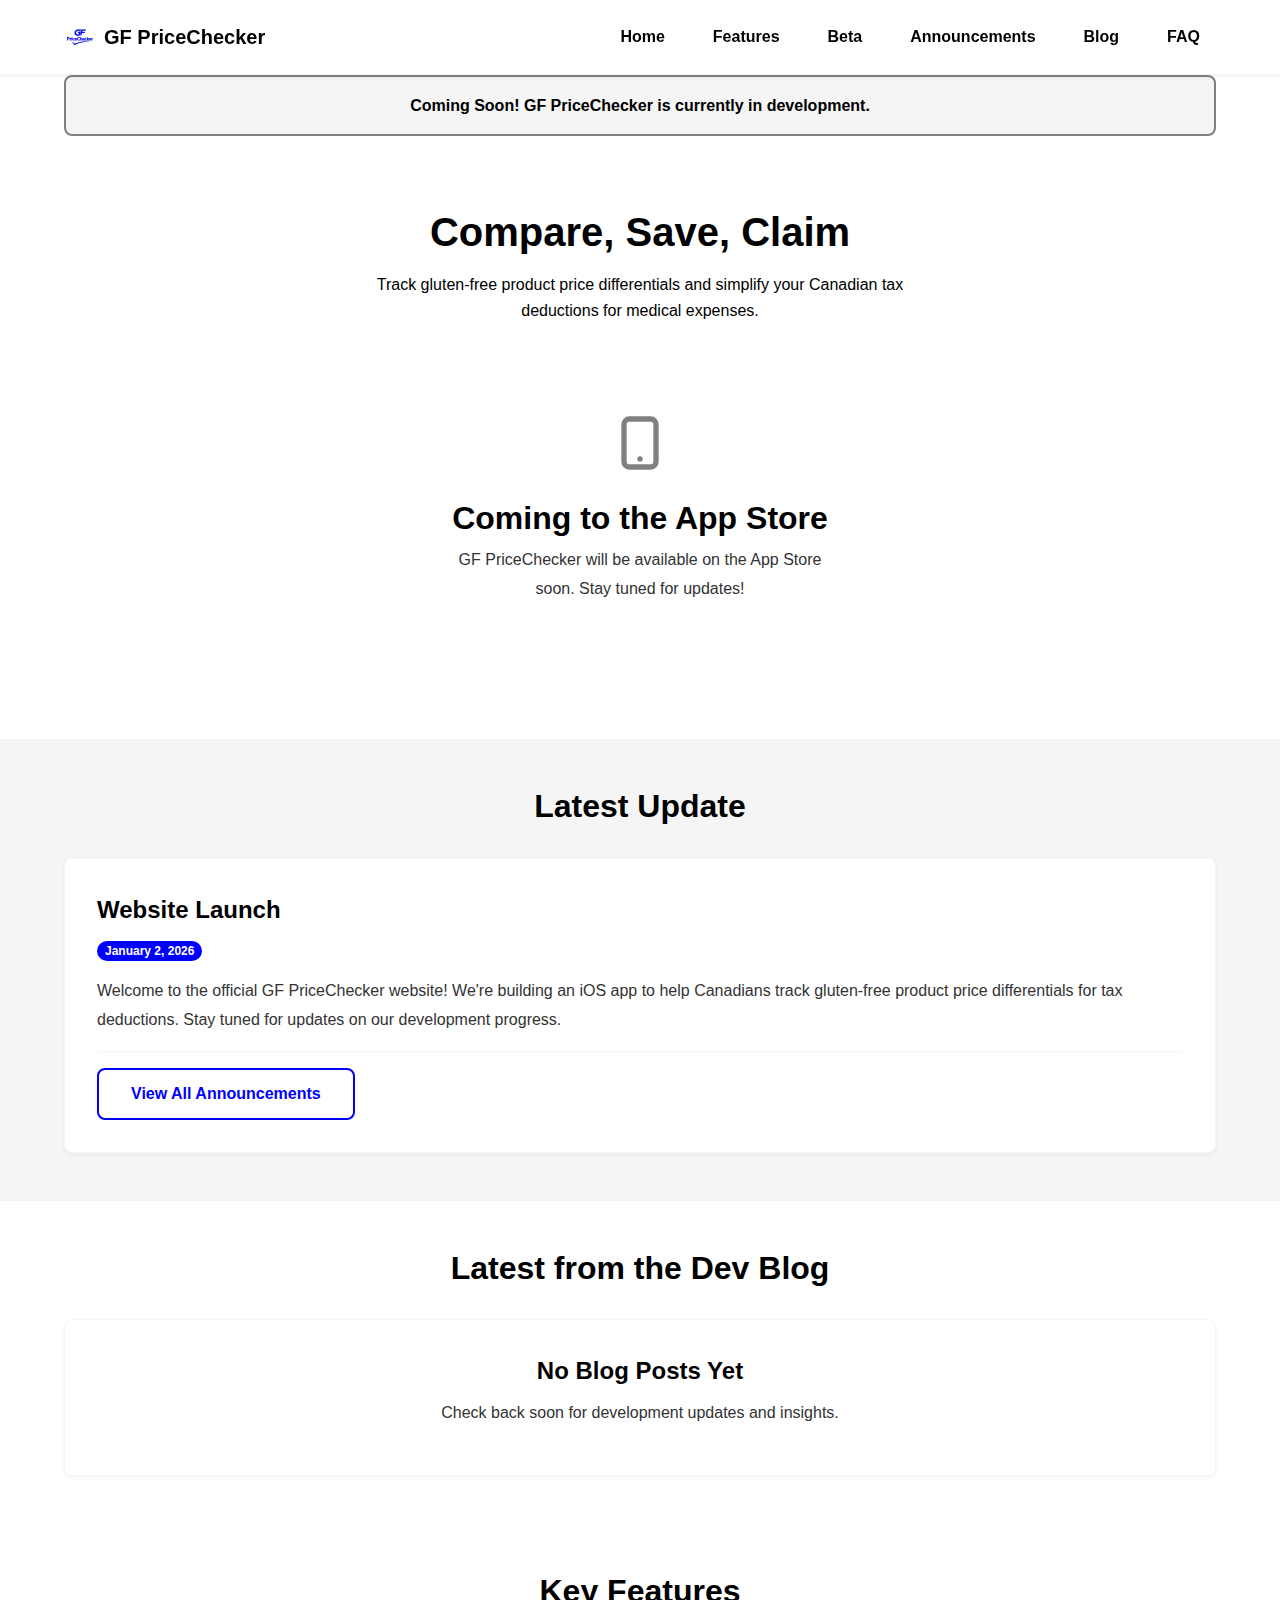
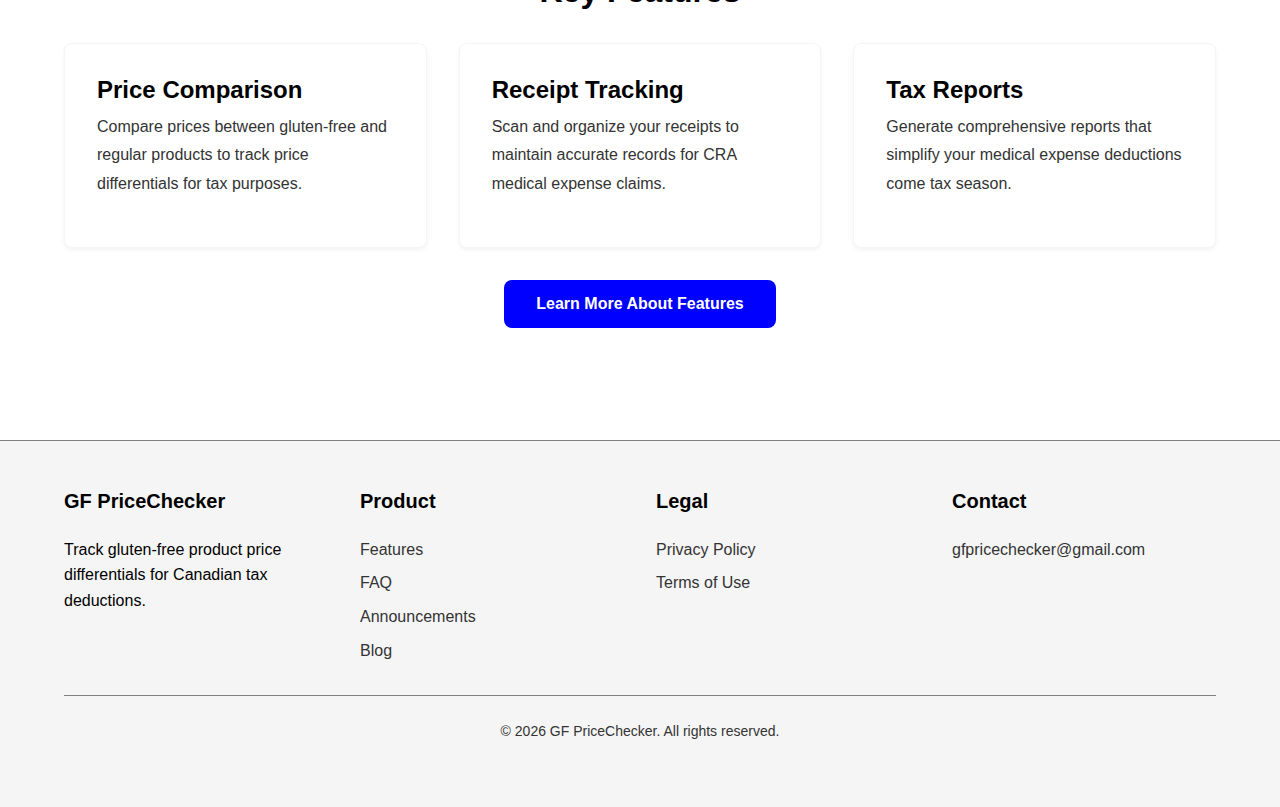
<file: index.html>
<!DOCTYPE html>
<html lang="en">
<head>
  <meta charset="UTF-8">
  <meta name="viewport" content="width=device-width, initial-scale=1.0">

  <!-- Primary Meta Tags -->
  <title>GF PriceChecker - Track Gluten-Free Product Price Differentials</title>
  <meta name="title" content="GF PriceChecker - Track Gluten-Free Product Price Differentials">
  <meta name="description" content="Compare gluten-free product prices and track price differentials for Canadian tax deductions. Your companion app for medical expense claims.">

  <!-- Canonical URL -->
  <link rel="canonical" href="https://gfpricechecker.com/">

  <!-- Open Graph / Facebook -->
  <meta property="og:type" content="website">
  <meta property="og:url" content="https://gfpricechecker.com/">
  <meta property="og:title" content="GF PriceChecker - Track Gluten-Free Product Price Differentials">
  <meta property="og:description" content="Compare gluten-free product prices and track price differentials for Canadian tax deductions. Your companion app for medical expense claims.">
  <meta property="og:image" content="https://gfpricechecker.com/assets/images/og-image.png">

  <!-- Twitter -->
  <meta property="twitter:card" content="summary_large_image">
  <meta property="twitter:url" content="https://gfpricechecker.com/">
  <meta property="twitter:title" content="GF PriceChecker - Track Gluten-Free Product Price Differentials">
  <meta property="twitter:description" content="Compare gluten-free product prices and track price differentials for Canadian tax deductions. Your companion app for medical expense claims.">
  <meta property="twitter:image" content="https://gfpricechecker.com/assets/images/og-image.png">

  <!-- Favicon -->
  <link rel="icon" type="image/png" href="/assets/images/favicon.png">

  <!-- Stylesheets -->
  <link rel="stylesheet" href="/assets/css/base.css">
  <link rel="stylesheet" href="/assets/css/components.css">

  <!-- Cloudflare Web Analytics -->
  <script defer src="https://static.cloudflareinsights.com/beacon.min.js" data-cf-beacon="{&quot;token&quot;: &quot;84f439e876194e66b093f87464973973&quot;}"></script>

  <!-- JSON-LD Structured Data - Organization -->
  <script type="application/ld+json">
  {
    "@context": "https://schema.org",
    "@type": "Organization",
    "name": "GF PriceChecker",
    "url": "https://gfpricechecker.com",
    "logo": "https://gfpricechecker.com/assets/images/logos/logo.svg",
    "description": "Track gluten-free product price differentials for Canadian tax deductions. Your companion app for medical expense claims.",
    "foundingDate": "2026",
    "sameAs": [],
    "contactPoint": {
      "@type": "ContactPoint",
      "contactType": "Customer Support",
      "email": "gfpricechecker@gmail.com",
      "availableLanguage": ["English", "French"]
    },
    "areaServed": {
      "@type": "Country",
      "name": "Canada"
    }
  }
  </script>
</head>
<body>

  <!-- Skip Navigation Link for Accessibility -->
  <a href="#main-content" class="skip-link">Skip to main content</a>

  <!-- Navigation will be loaded by components.js -->
  <div id="navbar-placeholder"></div>

  <!-- Main Content -->
  <main id="main-content">

    <!-- Status Banner (will be populated from status.json) -->
    <div class="container">
      <div id="status-banner" class="status-banner status-banner-coming-soon" role="status" aria-live="polite">
        <strong>Coming Soon!</strong> GF PriceChecker is currently in development.
      </div>
    </div>

    <!-- Hero Section -->
    <section class="section" >
      <div class="container text-center">
        <h1>Compare, Save, Claim</h1>
        <p class="mb-lg" style="max-width: 600px; margin-left: auto; margin-right: auto;">
          Track gluten-free product price differentials and simplify your Canadian tax deductions for medical expenses.
        </p>

        <!-- App Store Badge Placeholder -->
        <div class="empty-state">
          <svg class="empty-state-icon" xmlns="http://www.w3.org/2000/svg" fill="none" viewBox="0 0 24 24" stroke="currentColor">
            <path stroke-linecap="round" stroke-linejoin="round" stroke-width="2" d="M12 18h.01M8 21h8a2 2 0 002-2V5a2 2 0 00-2-2H8a2 2 0 00-2 2v14a2 2 0 002 2z" />
          </svg>
          <h2 class="empty-state-title">Coming to the App Store</h2>
          <p class="empty-state-description">
            GF PriceChecker will be available on the App Store soon. Stay tuned for updates!
          </p>
        </div>
      </div>
    </section>

    <!-- Latest Announcement Section -->
    <section class="section" style="background-color: var(--light-gray);">
      <div class="container">
        <h2 class="text-center mb-xl">Latest Update</h2>
        <div id="latest-announcement">
          <!-- Will be populated from announcements.json -->
          <div class="card text-center">
            <div class="card-title">No Announcements Yet</div>
            <p class="card-text">Check back soon for news and updates about GF PriceChecker.</p>
          </div>
        </div>
      </div>
    </section>

    <!-- Latest Blog Post Section -->
    <section class="section">
      <div class="container">
        <h2 class="text-center mb-xl">Latest from the Dev Blog</h2>
        <div id="latest-blog-post">
          <!-- Will be populated from blog.json -->
          <div class="card text-center">
            <div class="card-title">No Blog Posts Yet</div>
            <p class="card-text">Check back soon for development updates and insights.</p>
          </div>
        </div>
      </div>
    </section>

    <!-- Features Preview -->
    <section class="section">
      <div class="container">
        <h2 class="text-center mb-xl">Key Features</h2>
        <div class="grid">
          <div class="card">
            <h3 class="card-title">Price Comparison</h3>
            <p class="card-text">
              Compare prices between gluten-free and regular products to track price differentials for tax purposes.
            </p>
          </div>
          <div class="card">
            <h3 class="card-title">Receipt Tracking</h3>
            <p class="card-text">
              Scan and organize your receipts to maintain accurate records for CRA medical expense claims.
            </p>
          </div>
          <div class="card">
            <h3 class="card-title">Tax Reports</h3>
            <p class="card-text">
              Generate comprehensive reports that simplify your medical expense deductions come tax season.
            </p>
          </div>
        </div>
        <div class="text-center mt-xl">
          <a href="/features.html" class="button button-primary">Learn More About Features</a>
        </div>
      </div>
    </section>

  </main>

  <!-- Footer will be loaded by components.js -->
  <div id="footer-placeholder"></div>

  <!-- Scripts -->
  <script src="/assets/js/components.js"></script>
  <script src="/assets/js/utils.js"></script>
  <script src="/assets/js/content-loader.js"></script>
  <script src="/assets/js/main.js"></script>

</body>
</html>
</file>
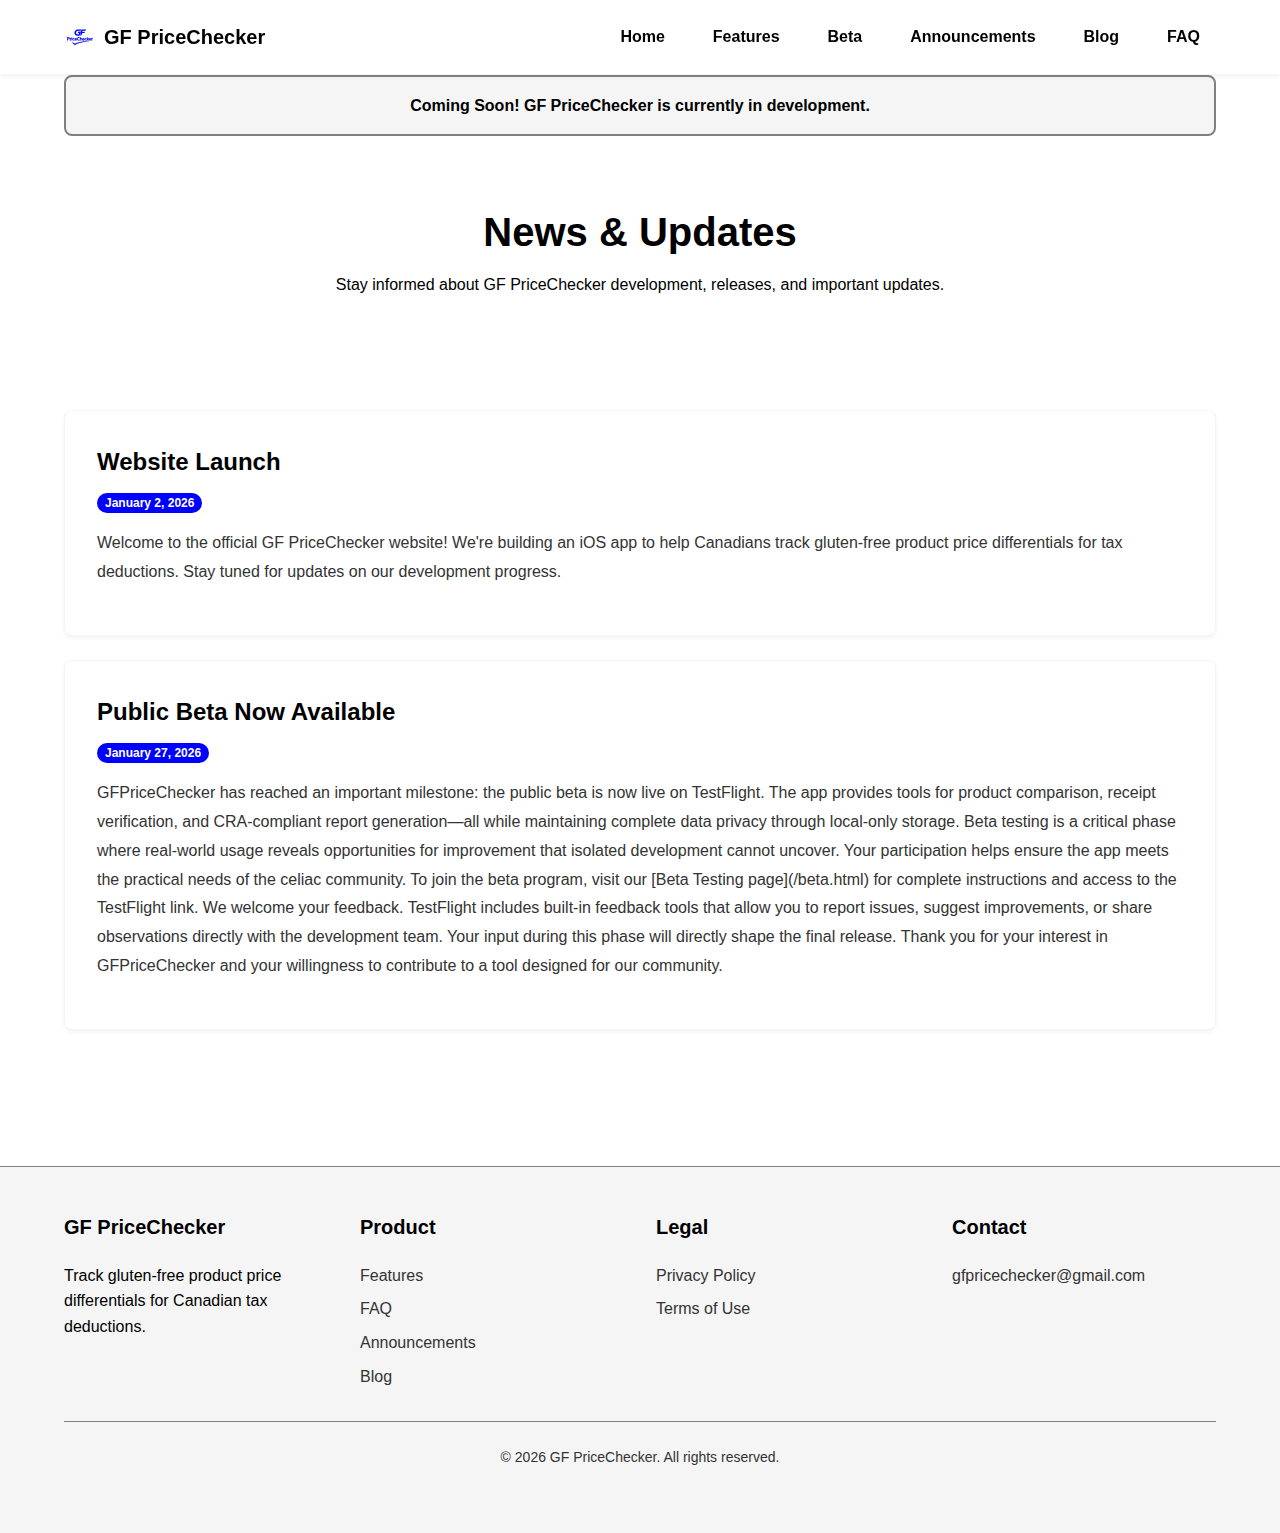
<file: announcements.html>
<!DOCTYPE html>
<html lang="en">
<head>
  <meta charset="UTF-8">
  <meta name="viewport" content="width=device-width, initial-scale=1.0">

  <!-- Primary Meta Tags -->
  <title>Announcements - GF PriceChecker</title>
  <meta name="title" content="Announcements - GF PriceChecker">
  <meta name="description" content="Stay updated with the latest news, updates, and announcements about GF PriceChecker development and releases.">

  <!-- Canonical URL -->
  <link rel="canonical" href="https://gfpricechecker.com/announcements.html">

  <!-- Open Graph / Facebook -->
  <meta property="og:type" content="website">
  <meta property="og:url" content="https://gfpricechecker.com/announcements.html">
  <meta property="og:title" content="Announcements - GF PriceChecker">
  <meta property="og:description" content="Stay updated with the latest news, updates, and announcements about GF PriceChecker development and releases.">
  <meta property="og:image" content="https://gfpricechecker.com/assets/images/og-image.png">

  <!-- Twitter -->
  <meta property="twitter:card" content="summary_large_image">
  <meta property="twitter:url" content="https://gfpricechecker.com/announcements.html">
  <meta property="twitter:title" content="Announcements - GF PriceChecker">
  <meta property="twitter:description" content="Stay updated with the latest news, updates, and announcements about GF PriceChecker development and releases.">
  <meta property="twitter:image" content="https://gfpricechecker.com/assets/images/og-image.png">

  <!-- Favicon -->
  <link rel="icon" type="image/png" href="/assets/images/favicon.png">

  <!-- Stylesheets -->
  <link rel="stylesheet" href="/assets/css/base.css">
  <link rel="stylesheet" href="/assets/css/components.css">

  <!-- Cloudflare Web Analytics -->
  <script defer src="https://static.cloudflareinsights.com/beacon.min.js" data-cf-beacon="{&quot;token&quot;: &quot;84f439e876194e66b093f87464973973&quot;}"></script>
</head>
<body>

  <!-- Skip Navigation Link for Accessibility -->
  <a href="#main-content" class="skip-link">Skip to main content</a>

  <!-- Navigation will be loaded by components.js -->
  <div id="navbar-placeholder"></div>

  <!-- Main Content -->
  <main id="main-content">

    <!-- Status Banner (will be populated from status.json) -->
    <div class="container">
      <div id="status-banner" class="status-banner status-banner-coming-soon" role="status" aria-live="polite">
        <strong>Coming Soon!</strong> GF PriceChecker is currently in development.
      </div>
    </div>

    <!-- Hero Section -->
    <section class="section">
      <div class="container text-center">
        <h1>News & Updates</h1>
        <p>
          Stay informed about GF PriceChecker development, releases, and important updates.
        </p>
      </div>
    </section>

    <!-- Announcements List -->
    <section class="section">
      <div class="container">
        <div id="announcements-list">
          <!-- Will be populated from announcements.json via content-loader.js -->
          <!-- Fallback content if JavaScript is disabled -->
          <noscript>
            <div class="card">
              <h2 class="card-title">JavaScript Required</h2>
              <p class="card-text">
                Please enable JavaScript to view announcements.
              </p>
            </div>
          </noscript>
        </div>
      </div>
    </section>

  </main>

  <!-- Footer will be loaded by components.js -->
  <div id="footer-placeholder"></div>

  <!-- Scripts -->
  <script src="/assets/js/components.js"></script>
  <script src="/assets/js/utils.js"></script>
  <script src="/assets/js/content-loader.js"></script>
  <script src="/assets/js/main.js"></script>

</body>
</html>
</file>
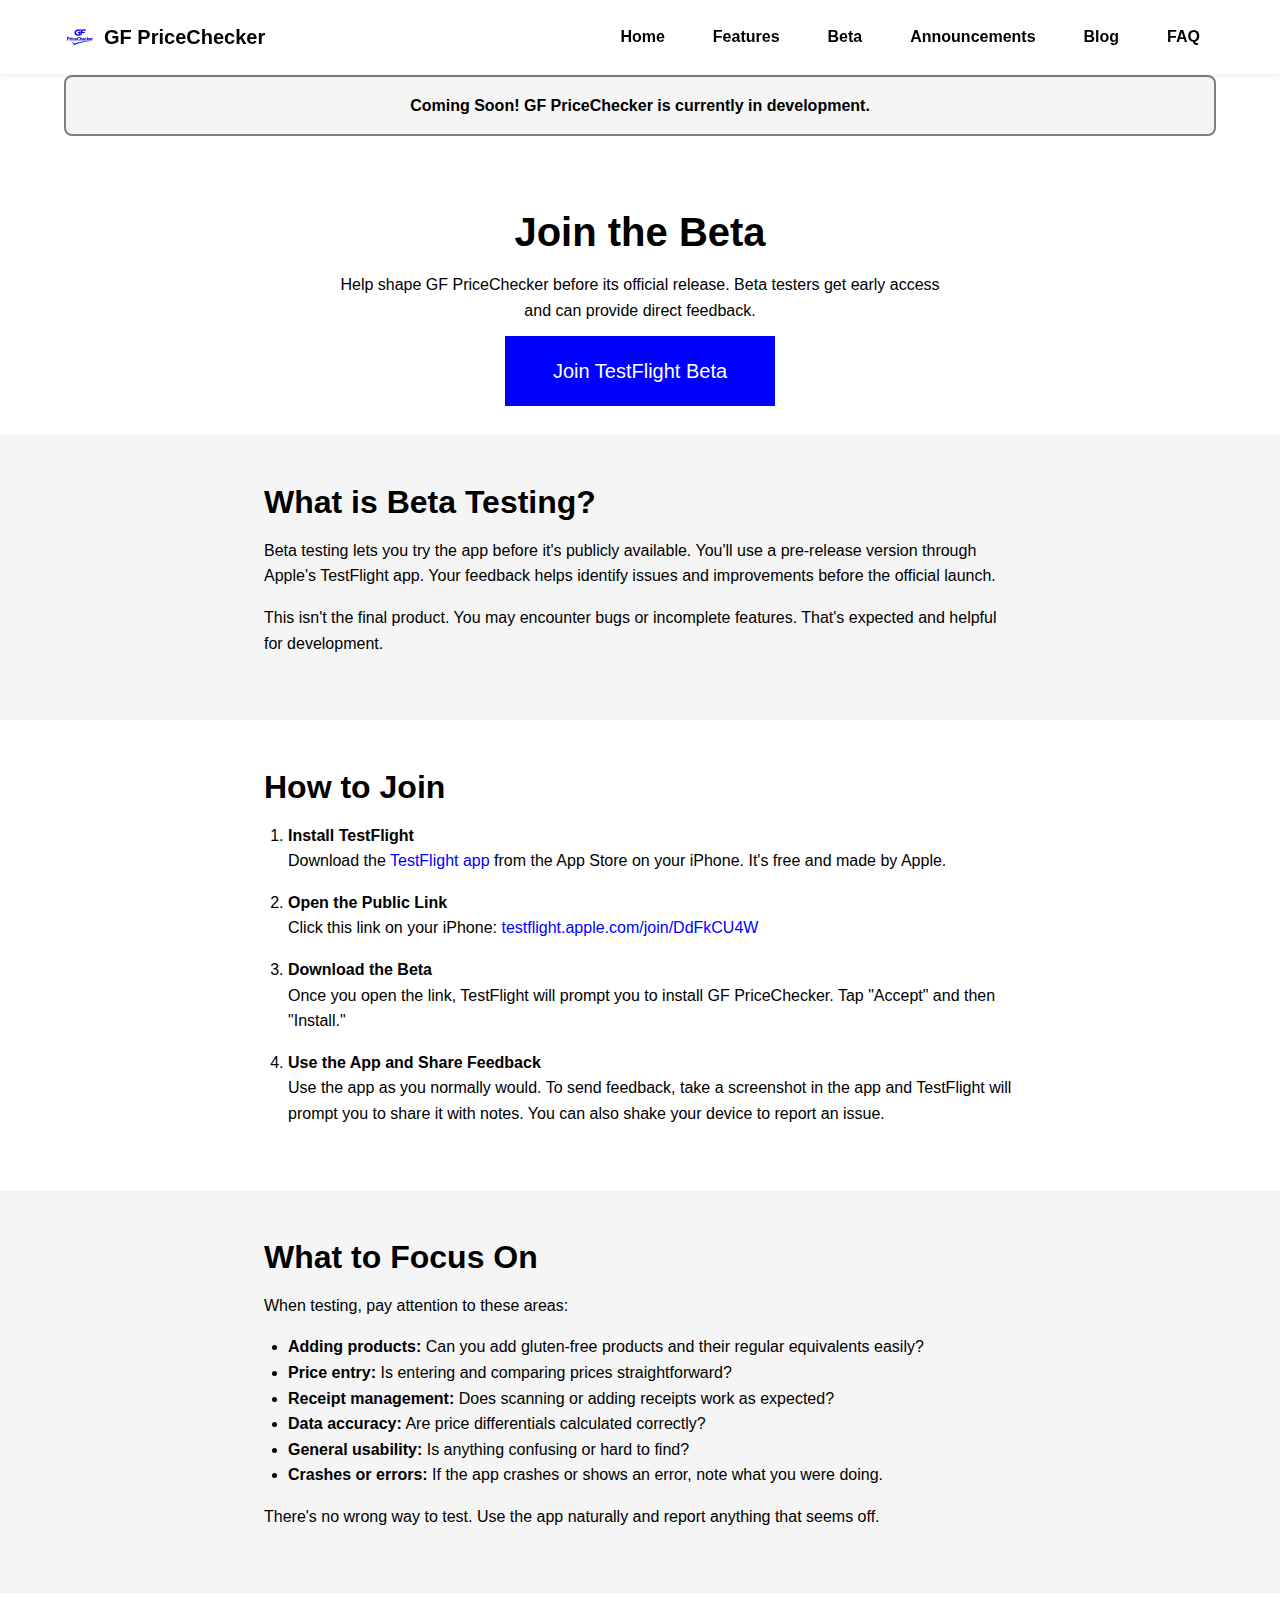
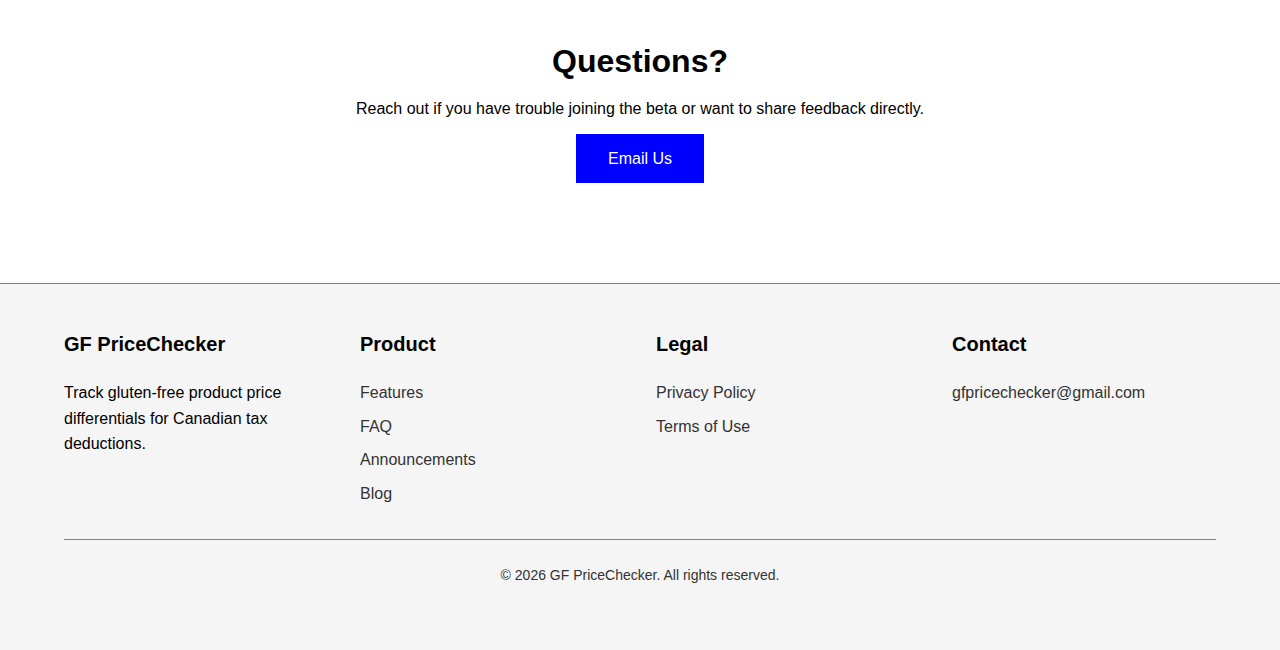
<file: beta.html>
<!DOCTYPE html>
<html lang="en">
<head>
  <meta charset="UTF-8">
  <meta name="viewport" content="width=device-width, initial-scale=1.0">

  <!-- Primary Meta Tags -->
  <title>Join the Beta - GF PriceChecker</title>
  <meta name="title" content="Join the Beta - GF PriceChecker">
  <meta name="description" content="Help test GF PriceChecker before launch. Join our TestFlight beta program and provide feedback on tracking gluten-free price differentials.">

  <!-- Canonical URL -->
  <link rel="canonical" href="https://gfpricechecker.com/beta.html">

  <!-- Open Graph / Facebook -->
  <meta property="og:type" content="website">
  <meta property="og:url" content="https://gfpricechecker.com/beta.html">
  <meta property="og:title" content="Join the Beta - GF PriceChecker">
  <meta property="og:description" content="Help test GF PriceChecker before launch. Join our TestFlight beta program and provide feedback on tracking gluten-free price differentials.">
  <meta property="og:image" content="https://gfpricechecker.com/assets/images/og-image.png">

  <!-- Twitter -->
  <meta property="twitter:card" content="summary_large_image">
  <meta property="twitter:url" content="https://gfpricechecker.com/beta.html">
  <meta property="twitter:title" content="Join the Beta - GF PriceChecker">
  <meta property="twitter:description" content="Help test GF PriceChecker before launch. Join our TestFlight beta program and provide feedback on tracking gluten-free price differentials.">
  <meta property="twitter:image" content="https://gfpricechecker.com/assets/images/og-image.png">

  <!-- Favicon -->
  <link rel="icon" type="image/png" href="/assets/images/favicon.png">

  <!-- Stylesheets -->
  <link rel="stylesheet" href="/assets/css/base.css">
  <link rel="stylesheet" href="/assets/css/components.css">

  <!-- Cloudflare Web Analytics -->
  <script defer src="https://static.cloudflareinsights.com/beacon.min.js" data-cf-beacon="{&quot;token&quot;: &quot;84f439e876194e66b093f87464973973&quot;}"></script>
</head>
<body>

  <!-- Skip Navigation Link for Accessibility -->
  <a href="#main-content" class="skip-link">Skip to main content</a>

  <!-- Navigation will be loaded by components.js -->
  <div id="navbar-placeholder"></div>

  <!-- Main Content -->
  <main id="main-content">

    <!-- Status Banner (will be populated from status.json) -->
    <div class="container">
      <div id="status-banner" class="status-banner status-banner-testflight" role="status" aria-live="polite">
        <strong>Beta Testing!</strong> Join our TestFlight beta program.
      </div>
    </div>

    <!-- Hero Section -->
    <section class="section">
      <div class="container text-center">
        <h1>Join the Beta</h1>
        <p style="max-width: 600px; margin-left: auto; margin-right: auto;">
          Help shape GF PriceChecker before its official release. Beta testers get early access and can provide direct feedback.
        </p>
        <div style="margin-top: var(--space-xl);">
          <a href="https://testflight.apple.com/join/DdFkCU4W" target="_blank" rel="noopener noreferrer" class="button-primary" style="font-size: var(--text-lg); padding: var(--space-lg) var(--space-2xl);">Join TestFlight Beta</a>
        </div>
      </div>
    </section>

    <!-- What is Beta Testing -->
    <section class="section" style="background-color: var(--light-gray);">
      <div class="container" style="max-width: 800px;">
        <h2>What is Beta Testing?</h2>
        <p>
          Beta testing lets you try the app before it's publicly available. You'll use a pre-release version through Apple's TestFlight app. Your feedback helps identify issues and improvements before the official launch.
        </p>
        <p>
          This isn't the final product. You may encounter bugs or incomplete features. That's expected and helpful for development.
        </p>
      </div>
    </section>

    <!-- How to Join -->
    <section class="section">
      <div class="container" style="max-width: 800px;">
        <h2>How to Join</h2>
        <ol class="beta-steps">
          <li>
            <strong>Install TestFlight</strong>
            <p>Download the <a href="https://apps.apple.com/app/testflight/id899247664" target="_blank" rel="noopener noreferrer">TestFlight app</a> from the App Store on your iPhone. It's free and made by Apple.</p>
          </li>
          <li>
            <strong>Open the Public Link</strong>
            <p>Click this link on your iPhone: <a href="https://testflight.apple.com/join/DdFkCU4W" target="_blank" rel="noopener noreferrer">testflight.apple.com/join/DdFkCU4W</a></p>
          </li>
          <li>
            <strong>Download the Beta</strong>
            <p>Once you open the link, TestFlight will prompt you to install GF PriceChecker. Tap "Accept" and then "Install."</p>
          </li>
          <li>
            <strong>Use the App and Share Feedback</strong>
            <p>Use the app as you normally would. To send feedback, take a screenshot in the app and TestFlight will prompt you to share it with notes. You can also shake your device to report an issue.</p>
          </li>
        </ol>
      </div>
    </section>

    <!-- What to Test -->
    <section class="section" style="background-color: var(--light-gray);">
      <div class="container" style="max-width: 800px;">
        <h2>What to Focus On</h2>
        <p>When testing, pay attention to these areas:</p>
        <ul class="beta-focus-list">
          <li><strong>Adding products:</strong> Can you add gluten-free products and their regular equivalents easily?</li>
          <li><strong>Price entry:</strong> Is entering and comparing prices straightforward?</li>
          <li><strong>Receipt management:</strong> Does scanning or adding receipts work as expected?</li>
          <li><strong>Data accuracy:</strong> Are price differentials calculated correctly?</li>
          <li><strong>General usability:</strong> Is anything confusing or hard to find?</li>
          <li><strong>Crashes or errors:</strong> If the app crashes or shows an error, note what you were doing.</li>
        </ul>
        <p>
          There's no wrong way to test. Use the app naturally and report anything that seems off.
        </p>
      </div>
    </section>

    <!-- Contact -->
    <section class="section">
      <div class="container text-center">
        <h2>Questions?</h2>
        <p class="mb-lg">
          Reach out if you have trouble joining the beta or want to share feedback directly.
        </p>
        <div class="empty-state-action">
          <a href="mailto:gfpricechecker@gmail.com" class="button-primary" style="font-size: var(--text-md); padding: var(--space-md) var(--space-xl);">Email Us</a>
        </div>
      </div>
    </section>

  </main>

  <!-- Footer will be loaded by components.js -->
  <div id="footer-placeholder"></div>

  <!-- Scripts -->
  <script src="/assets/js/components.js"></script>
  <script src="/assets/js/utils.js"></script>
  <script src="/assets/js/content-loader.js"></script>
  <script src="/assets/js/main.js"></script>

</body>
</html>
</file>
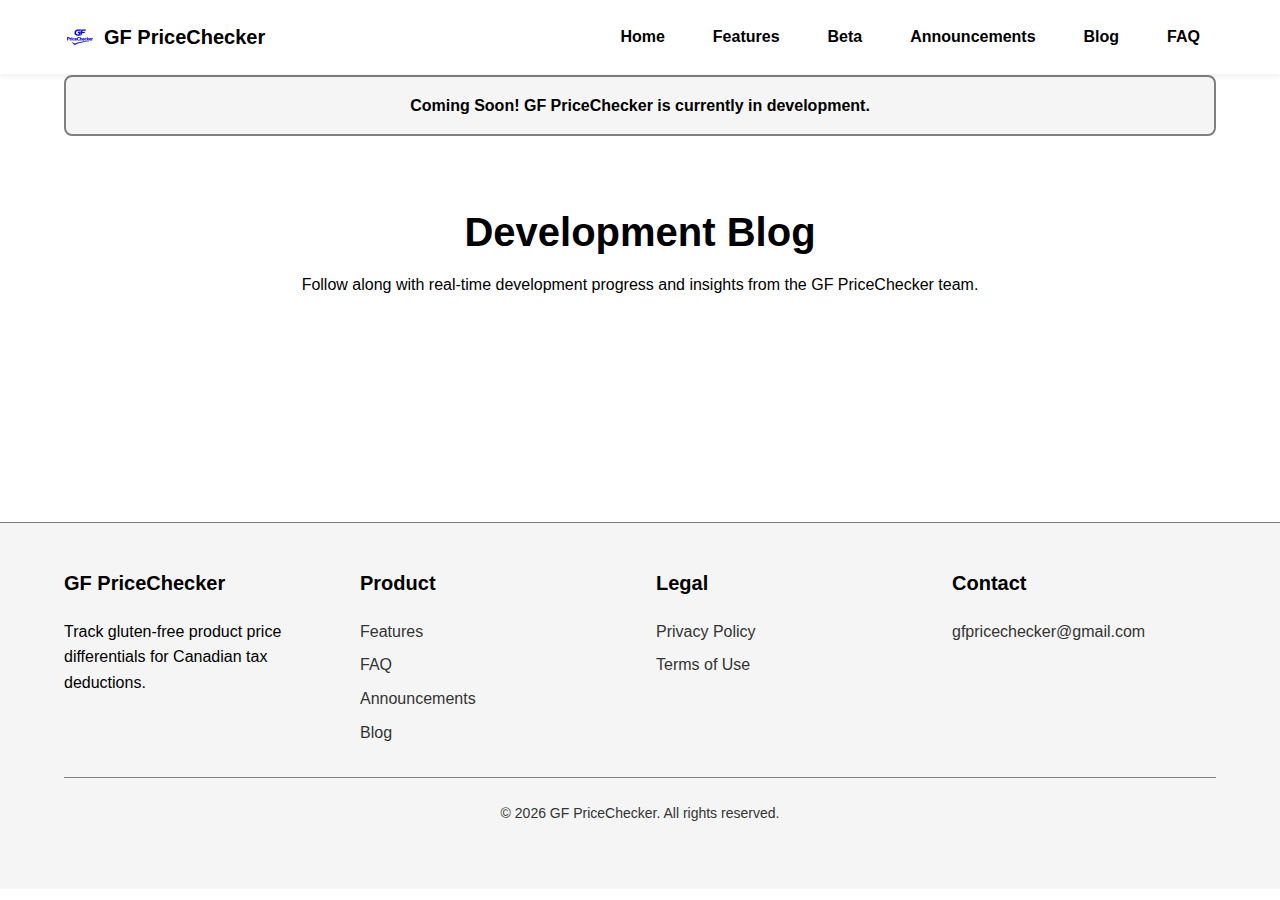
<file: blog.html>
<!DOCTYPE html>
<html lang="en">
<head>
  <meta charset="UTF-8">
  <meta name="viewport" content="width=device-width, initial-scale=1.0">

  <!-- Primary Meta Tags -->
  <title>Development Blog - GF PriceChecker</title>
  <meta name="title" content="Development Blog - GF PriceChecker">
  <meta name="description" content="Follow real-time development progress, updates, and insights from the GF PriceChecker development team.">

  <!-- Canonical URL -->
  <link rel="canonical" href="https://gfpricechecker.com/blog.html">

  <!-- Open Graph / Facebook -->
  <meta property="og:type" content="website">
  <meta property="og:url" content="https://gfpricechecker.com/blog.html">
  <meta property="og:title" content="Development Blog - GF PriceChecker">
  <meta property="og:description" content="Follow real-time development progress, updates, and insights from the GF PriceChecker development team.">
  <meta property="og:image" content="https://gfpricechecker.com/assets/images/og-image.png">

  <!-- Twitter -->
  <meta property="twitter:card" content="summary_large_image">
  <meta property="twitter:url" content="https://gfpricechecker.com/blog.html">
  <meta property="twitter:title" content="Development Blog - GF PriceChecker">
  <meta property="twitter:description" content="Follow real-time development progress, updates, and insights from the GF PriceChecker development team.">
  <meta property="twitter:image" content="https://gfpricechecker.com/assets/images/og-image.png">

  <!-- Favicon -->
  <link rel="icon" type="image/png" href="/assets/images/favicon.png">

  <!-- Stylesheets -->
  <link rel="stylesheet" href="/assets/css/base.css">
  <link rel="stylesheet" href="/assets/css/components.css">

  <!-- Cloudflare Web Analytics -->
  <script defer src="https://static.cloudflareinsights.com/beacon.min.js" data-cf-beacon="{&quot;token&quot;: &quot;84f439e876194e66b093f87464973973&quot;}"></script>
</head>
<body>

  <!-- Skip Navigation Link for Accessibility -->
  <a href="#main-content" class="skip-link">Skip to main content</a>

  <!-- Navigation will be loaded by components.js -->
  <div id="navbar-placeholder"></div>

  <!-- Main Content -->
  <main id="main-content">

    <!-- Status Banner (will be populated from status.json) -->
    <div class="container">
      <div id="status-banner" class="status-banner status-banner-coming-soon" role="status" aria-live="polite">
        <strong>Coming Soon!</strong> GF PriceChecker is currently in development.
      </div>
    </div>

    <!-- Hero Section -->
    <section class="section">
      <div class="container text-center">
        <h1>Development Blog</h1>
        <p>
          Follow along with real-time development progress and insights from the GF PriceChecker team.
        </p>
      </div>
    </section>

    <!-- Blog Posts List -->
    <section class="section">
      <div class="container">
        <div id="blog-list">
          <!-- Will be populated from blog.json via blog-loader.js -->
          <!-- Fallback content if JavaScript is disabled -->
          <noscript>
            <div class="card">
              <h2 class="card-title">JavaScript Required</h2>
              <p class="card-text">
                Please enable JavaScript to view blog posts.
              </p>
            </div>
          </noscript>
        </div>
      </div>
    </section>

  </main>

  <!-- Footer will be loaded by components.js -->
  <div id="footer-placeholder"></div>

  <!-- Scripts -->
  <script src="/assets/js/components.js"></script>
  <script src="/assets/js/utils.js"></script>
  <script src="/assets/js/content-loader.js"></script>
  <script src="/assets/js/blog-loader.js"></script>
  <script src="/assets/js/main.js"></script>

</body>
</html>
</file>
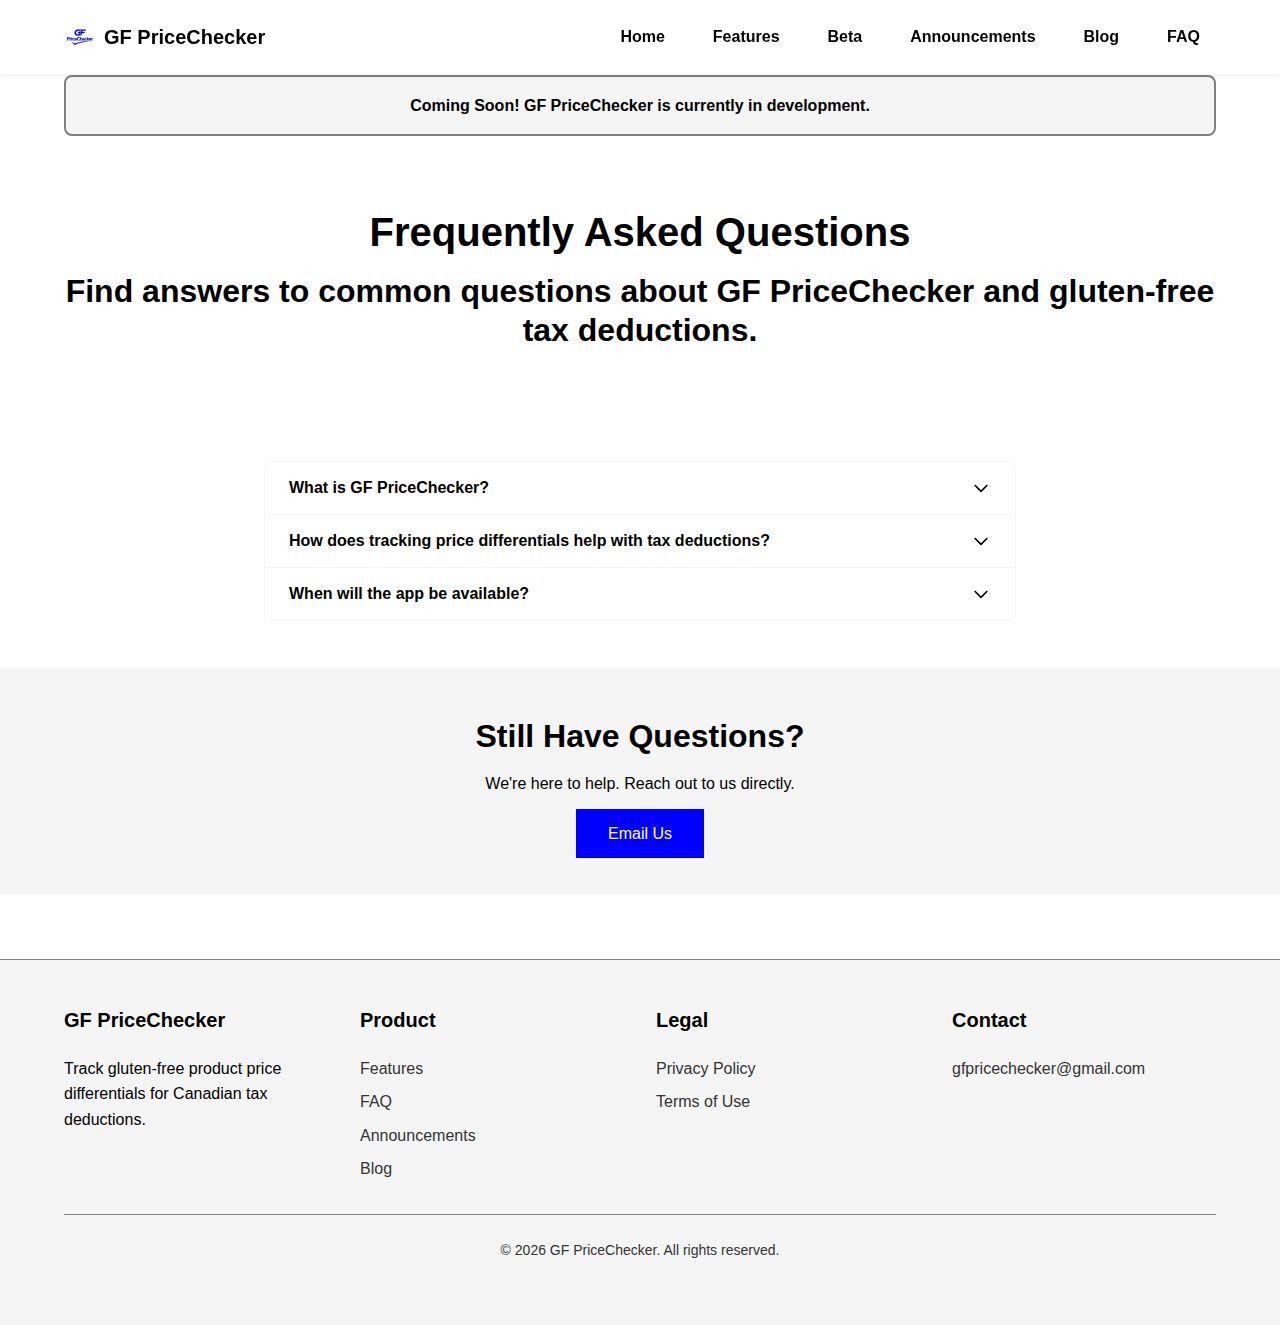
<file: faq.html>
<!DOCTYPE html>
<html lang="en">
<head>
  <meta charset="UTF-8">
  <meta name="viewport" content="width=device-width, initial-scale=1.0">

  <!-- Primary Meta Tags -->
  <title>FAQ - GF PriceChecker</title>
  <meta name="title" content="FAQ - GF PriceChecker">
  <meta name="description" content="Frequently asked questions about GF PriceChecker, tracking gluten-free price differentials, and claiming medical expense deductions in Canada.">

  <!-- Canonical URL -->
  <link rel="canonical" href="https://gfpricechecker.com/faq.html">

  <!-- Open Graph / Facebook -->
  <meta property="og:type" content="website">
  <meta property="og:url" content="https://gfpricechecker.com/faq.html">
  <meta property="og:title" content="FAQ - GF PriceChecker">
  <meta property="og:description" content="Frequently asked questions about GF PriceChecker, tracking gluten-free price differentials, and claiming medical expense deductions in Canada.">
  <meta property="og:image" content="https://gfpricechecker.com/assets/images/og-image.png">

  <!-- Twitter -->
  <meta property="twitter:card" content="summary_large_image">
  <meta property="twitter:url" content="https://gfpricechecker.com/faq.html">
  <meta property="twitter:title" content="FAQ - GF PriceChecker">
  <meta property="twitter:description" content="Frequently asked questions about GF PriceChecker, tracking gluten-free price differentials, and claiming medical expense deductions in Canada.">
  <meta property="twitter:image" content="https://gfpricechecker.com/assets/images/og-image.png">

  <!-- Favicon -->
  <link rel="icon" type="image/png" href="/assets/images/favicon.png">

  <!-- Stylesheets -->
  <link rel="stylesheet" href="/assets/css/base.css">
  <link rel="stylesheet" href="/assets/css/components.css">

  <!-- Cloudflare Web Analytics -->
  <script defer src="https://static.cloudflareinsights.com/beacon.min.js" data-cf-beacon="{&quot;token&quot;: &quot;84f439e876194e66b093f87464973973&quot;}"></script>
</head>
<body>

  <!-- Skip Navigation Link for Accessibility -->
  <a href="#main-content" class="skip-link">Skip to main content</a>

  <!-- Navigation will be loaded by components.js -->
  <div id="navbar-placeholder"></div>

  <!-- Main Content -->
  <main id="main-content">

    <!-- Status Banner (will be populated from status.json) -->
    <div class="container">
      <div id="status-banner" class="status-banner status-banner-coming-soon" role="status" aria-live="polite">
        <strong>Coming Soon!</strong> GF PriceChecker is currently in development.
      </div>
    </div>

    <!-- Hero Section -->
    <section class="section">
      <div class="container text-center">
        <h1>Frequently Asked Questions</h1>
        <h2>
          Find answers to common questions about GF PriceChecker and gluten-free tax deductions.
        </h2>
      </div>
    </section>

    <!-- FAQ Accordion -->
    <section class="section">
      <div class="container" style="max-width: 800px;">
        <div id="faq-list">
          <!-- Will be populated from faq.json via content-loader.js -->
          <!-- Fallback content if JavaScript is disabled -->
          <noscript>
            <div class="card">
              <h2 class="card-title">JavaScript Required</h2>
              <p class="card-text">
                Please enable JavaScript to view frequently asked questions.
              </p>
            </div>
          </noscript>
        </div>
      </div>
    </section>

    <!-- Additional Help Section -->
    <section class="section" style="background-color: var(--light-gray);">
      <div class="container text-center">
        <h2>Still Have Questions?</h2>
        <p class="mb-lg">
          We're here to help. Reach out to us directly.
        </p>
        <div class="empty-state-action">
          <a href="mailto:gfpricechecker@gmail.com" class="button-primary" style="font-size: var(--text-md); padding: var(--space-md) var(--space-xl);">Email Us</a>
        </div>
      </div>
    </section>

  </main>

  <!-- Footer will be loaded by components.js -->
  <div id="footer-placeholder"></div>

  <!-- Scripts -->
  <script src="/assets/js/components.js"></script>
  <script src="/assets/js/utils.js"></script>
  <script src="/assets/js/content-loader.js"></script>
  <script src="/assets/js/main.js"></script>

</body>
</html>
</file>
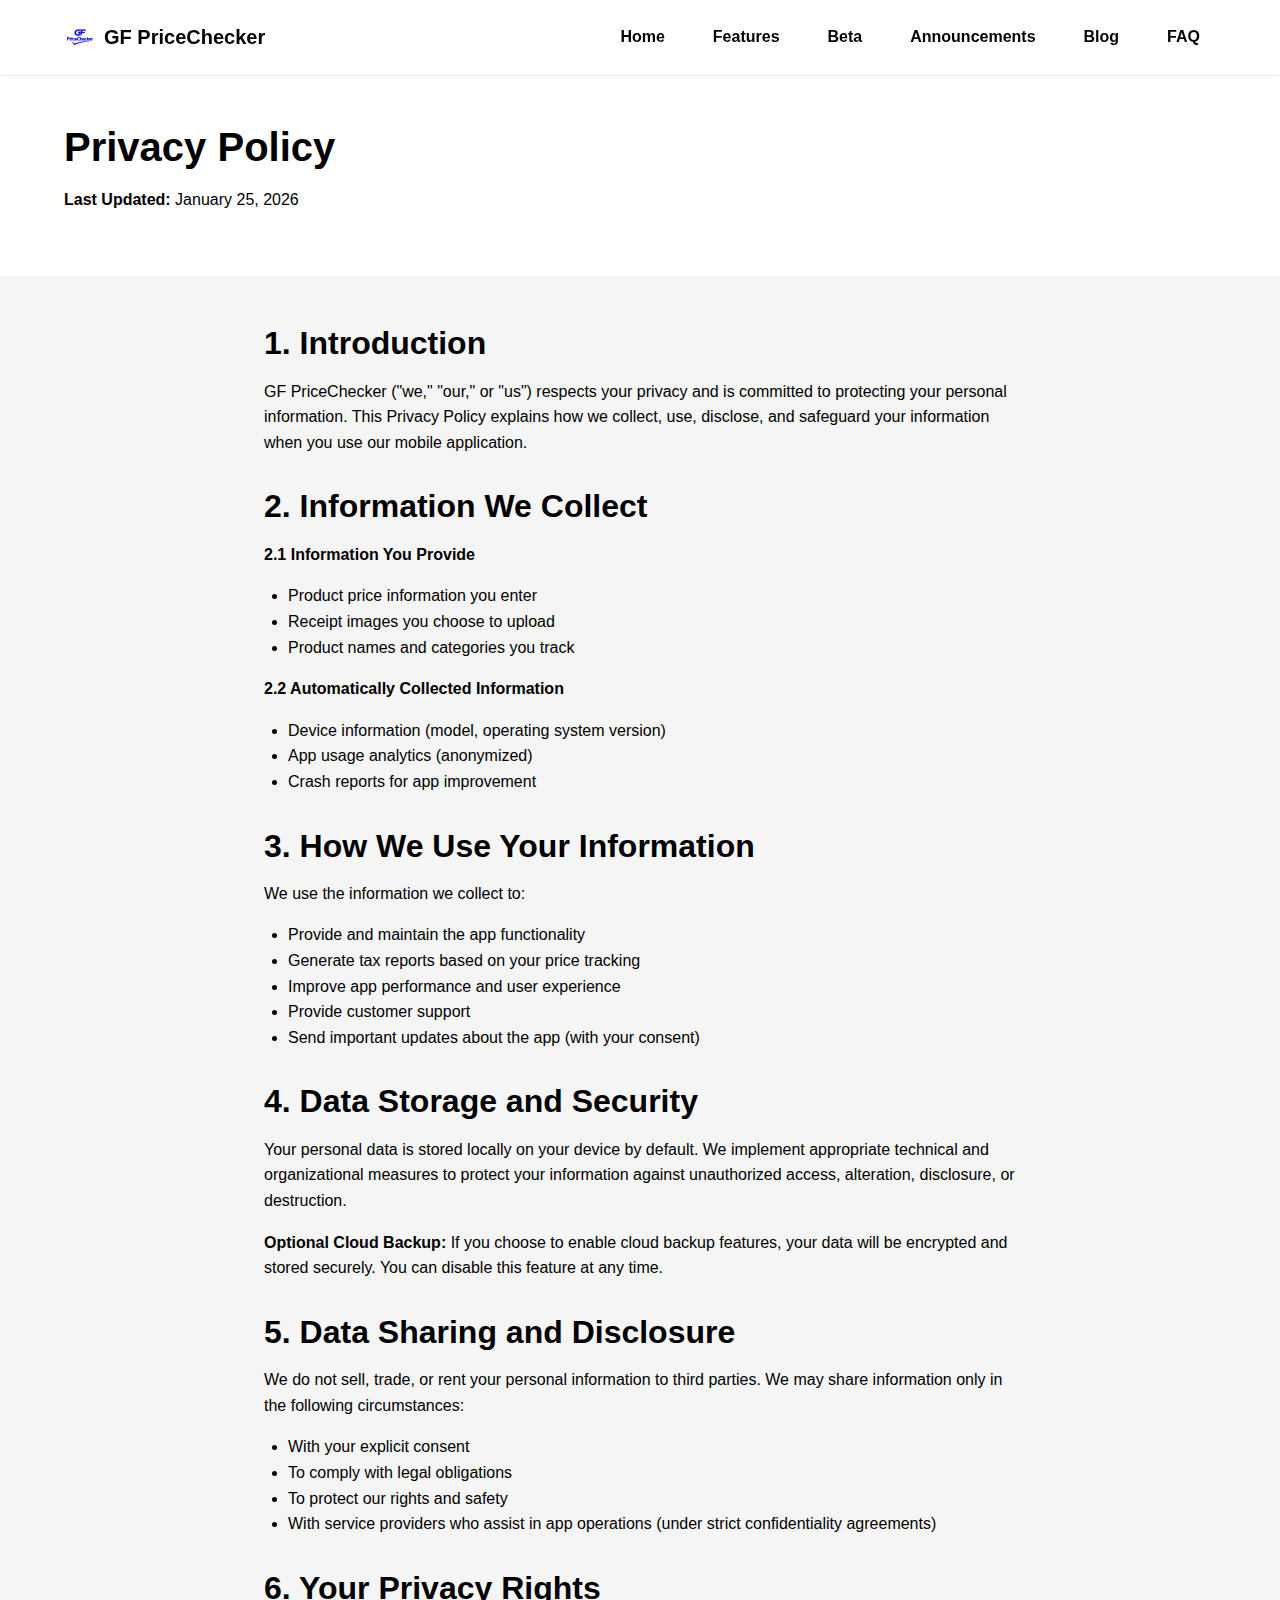
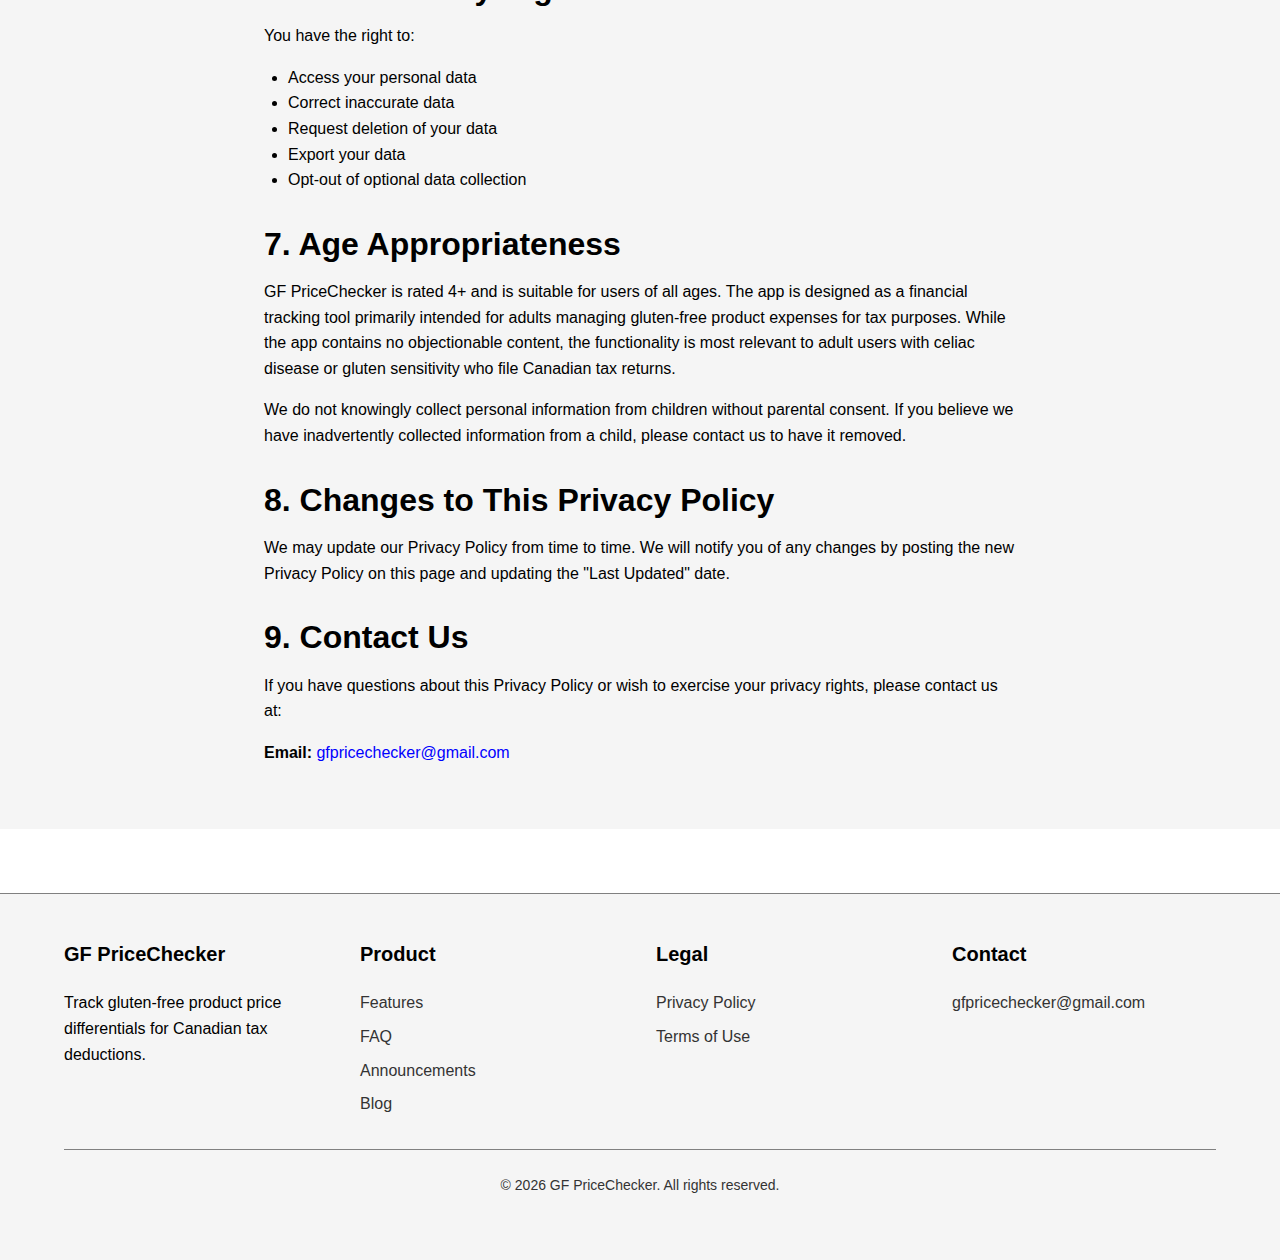
<file: privacy.html>
<!DOCTYPE html>
<html lang="en">
<head>
  <meta charset="UTF-8">
  <meta name="viewport" content="width=device-width, initial-scale=1.0">

  <!-- Primary Meta Tags -->
  <title>Privacy Policy - GF PriceChecker</title>
  <meta name="title" content="Privacy Policy - GF PriceChecker">
  <meta name="description" content="Privacy policy for GF PriceChecker. Learn how we protect your personal information and data.">

  <!-- Canonical URL -->
  <link rel="canonical" href="https://gfpricechecker.com/privacy.html">

  <!-- Open Graph / Facebook -->
  <meta property="og:type" content="website">
  <meta property="og:url" content="https://gfpricechecker.com/privacy.html">
  <meta property="og:title" content="Privacy Policy - GF PriceChecker">
  <meta property="og:description" content="Privacy policy for GF PriceChecker. Learn how we protect your personal information and data.">
  <meta property="og:image" content="https://gfpricechecker.com/assets/images/og-image.png">

  <!-- Twitter -->
  <meta property="twitter:card" content="summary_large_image">
  <meta property="twitter:url" content="https://gfpricechecker.com/privacy.html">
  <meta property="twitter:title" content="Privacy Policy - GF PriceChecker">
  <meta property="twitter:description" content="Privacy policy for GF PriceChecker. Learn how we protect your personal information and data.">
  <meta property="twitter:image" content="https://gfpricechecker.com/assets/images/og-image.png">

  <!-- Favicon -->
  <link rel="icon" type="image/png" href="/assets/images/favicon.png">

  <!-- Stylesheets -->
  <link rel="stylesheet" href="/assets/css/base.css">
  <link rel="stylesheet" href="/assets/css/components.css">

  <!-- Cloudflare Web Analytics -->
  <script defer src="https://static.cloudflareinsights.com/beacon.min.js" data-cf-beacon="{&quot;token&quot;: &quot;84f439e876194e66b093f87464973973&quot;}"></script>
</head>
<body>

  <!-- Skip Navigation Link for Accessibility -->
  <a href="#main-content" class="skip-link">Skip to main content</a>

  <!-- Navigation will be loaded by components.js -->
  <div id="navbar-placeholder"></div>

  <!-- Main Content -->
  <main id="main-content">

    <!-- Hero Section -->
    <section class="section">
      <div class="container">
        <h1>Privacy Policy</h1>
        <p class="mb-md"><strong>Last Updated:</strong> January 25, 2026</p>
      </div>
    </section>

    <!-- Privacy Content -->
    <section class="section" style="background-color: var(--light-gray);">
      <div class="container" style="max-width: 800px;">

        <h2>1. Introduction</h2>
        <p>
          GF PriceChecker ("we," "our," or "us") respects your privacy and is committed to protecting your personal information. This Privacy Policy explains how we collect, use, disclose, and safeguard your information when you use our mobile application.
        </p>

        <h2 class="mt-xl">2. Information We Collect</h2>
        <p><strong>2.1 Information You Provide</strong></p>
        <ul>
          <li>Product price information you enter</li>
          <li>Receipt images you choose to upload</li>
          <li>Product names and categories you track</li>
        </ul>

        <p><strong>2.2 Automatically Collected Information</strong></p>
        <ul>
          <li>Device information (model, operating system version)</li>
          <li>App usage analytics (anonymized)</li>
          <li>Crash reports for app improvement</li>
        </ul>

        <h2 class="mt-xl">3. How We Use Your Information</h2>
        <p>We use the information we collect to:</p>
        <ul>
          <li>Provide and maintain the app functionality</li>
          <li>Generate tax reports based on your price tracking</li>
          <li>Improve app performance and user experience</li>
          <li>Provide customer support</li>
          <li>Send important updates about the app (with your consent)</li>
        </ul>

        <h2 class="mt-xl">4. Data Storage and Security</h2>
        <p>
          Your personal data is stored locally on your device by default. We implement appropriate technical and organizational measures to protect your information against unauthorized access, alteration, disclosure, or destruction.
        </p>
        <p>
          <strong>Optional Cloud Backup:</strong> If you choose to enable cloud backup features, your data will be encrypted and stored securely. You can disable this feature at any time.
        </p>

        <h2 class="mt-xl">5. Data Sharing and Disclosure</h2>
        <p>We do not sell, trade, or rent your personal information to third parties. We may share information only in the following circumstances:</p>
        <ul>
          <li>With your explicit consent</li>
          <li>To comply with legal obligations</li>
          <li>To protect our rights and safety</li>
          <li>With service providers who assist in app operations (under strict confidentiality agreements)</li>
        </ul>

        <h2 class="mt-xl">6. Your Privacy Rights</h2>
        <p>You have the right to:</p>
        <ul>
          <li>Access your personal data</li>
          <li>Correct inaccurate data</li>
          <li>Request deletion of your data</li>
          <li>Export your data</li>
          <li>Opt-out of optional data collection</li>
        </ul>

        <h2 class="mt-xl">7. Age Appropriateness</h2>
        <p>
          GF PriceChecker is rated 4+ and is suitable for users of all ages. The app is designed as a financial tracking tool primarily intended for adults managing gluten-free product expenses for tax purposes. While the app contains no objectionable content, the functionality is most relevant to adult users with celiac disease or gluten sensitivity who file Canadian tax returns.
        </p>
        <p>
          We do not knowingly collect personal information from children without parental consent. If you believe we have inadvertently collected information from a child, please contact us to have it removed.
        </p>

        <h2 class="mt-xl">8. Changes to This Privacy Policy</h2>
        <p>
          We may update our Privacy Policy from time to time. We will notify you of any changes by posting the new Privacy Policy on this page and updating the "Last Updated" date.
        </p>

        <h2 class="mt-xl">9. Contact Us</h2>
        <p>
          If you have questions about this Privacy Policy or wish to exercise your privacy rights, please contact us at:
        </p>
        <p>
          <strong>Email:</strong> <a href="mailto:gfpricechecker@gmail.com">gfpricechecker@gmail.com</a>
        </p>

      </div>
    </section>

  </main>

  <!-- Footer will be loaded by components.js -->
  <div id="footer-placeholder"></div>

  <!-- Scripts -->
  <script src="/assets/js/components.js"></script>
  <script src="/assets/js/utils.js"></script>
  <script src="/assets/js/content-loader.js"></script>
  <script src="/assets/js/main.js"></script>

</body>
</html>
</file>
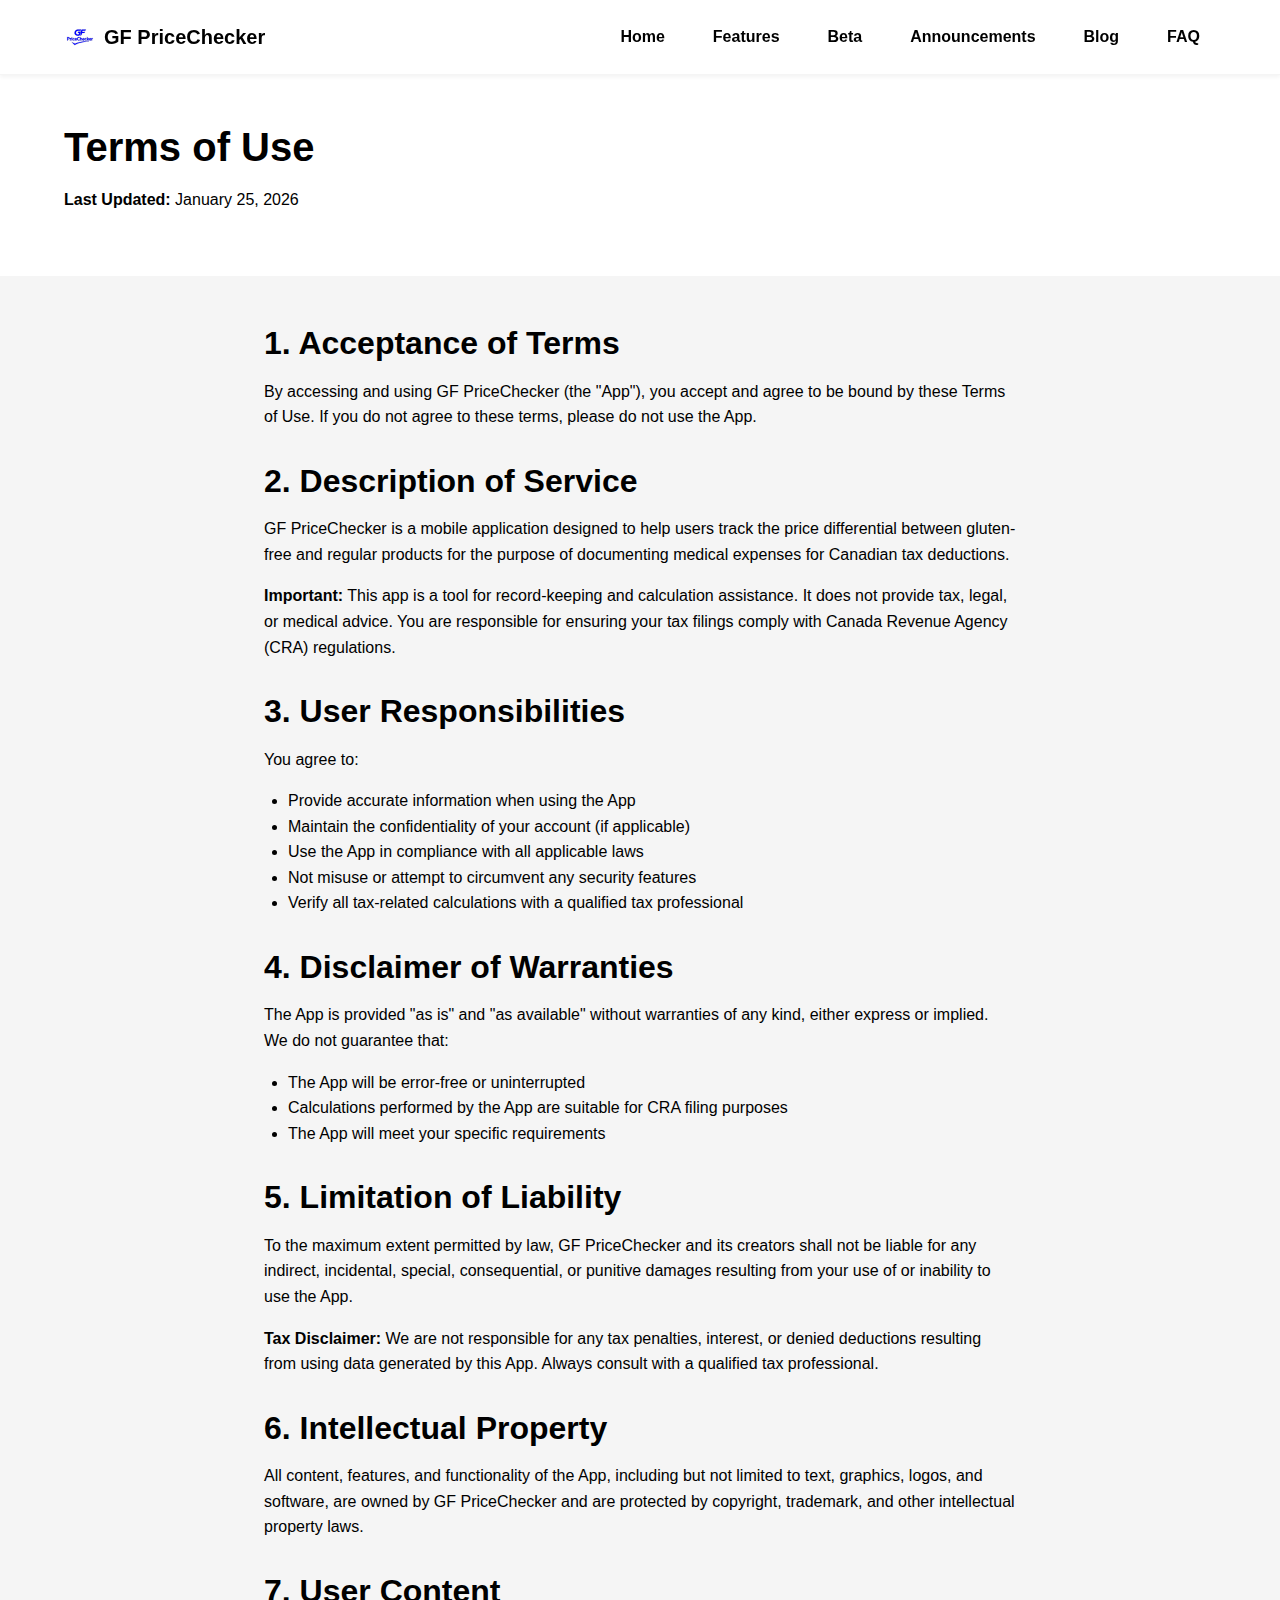
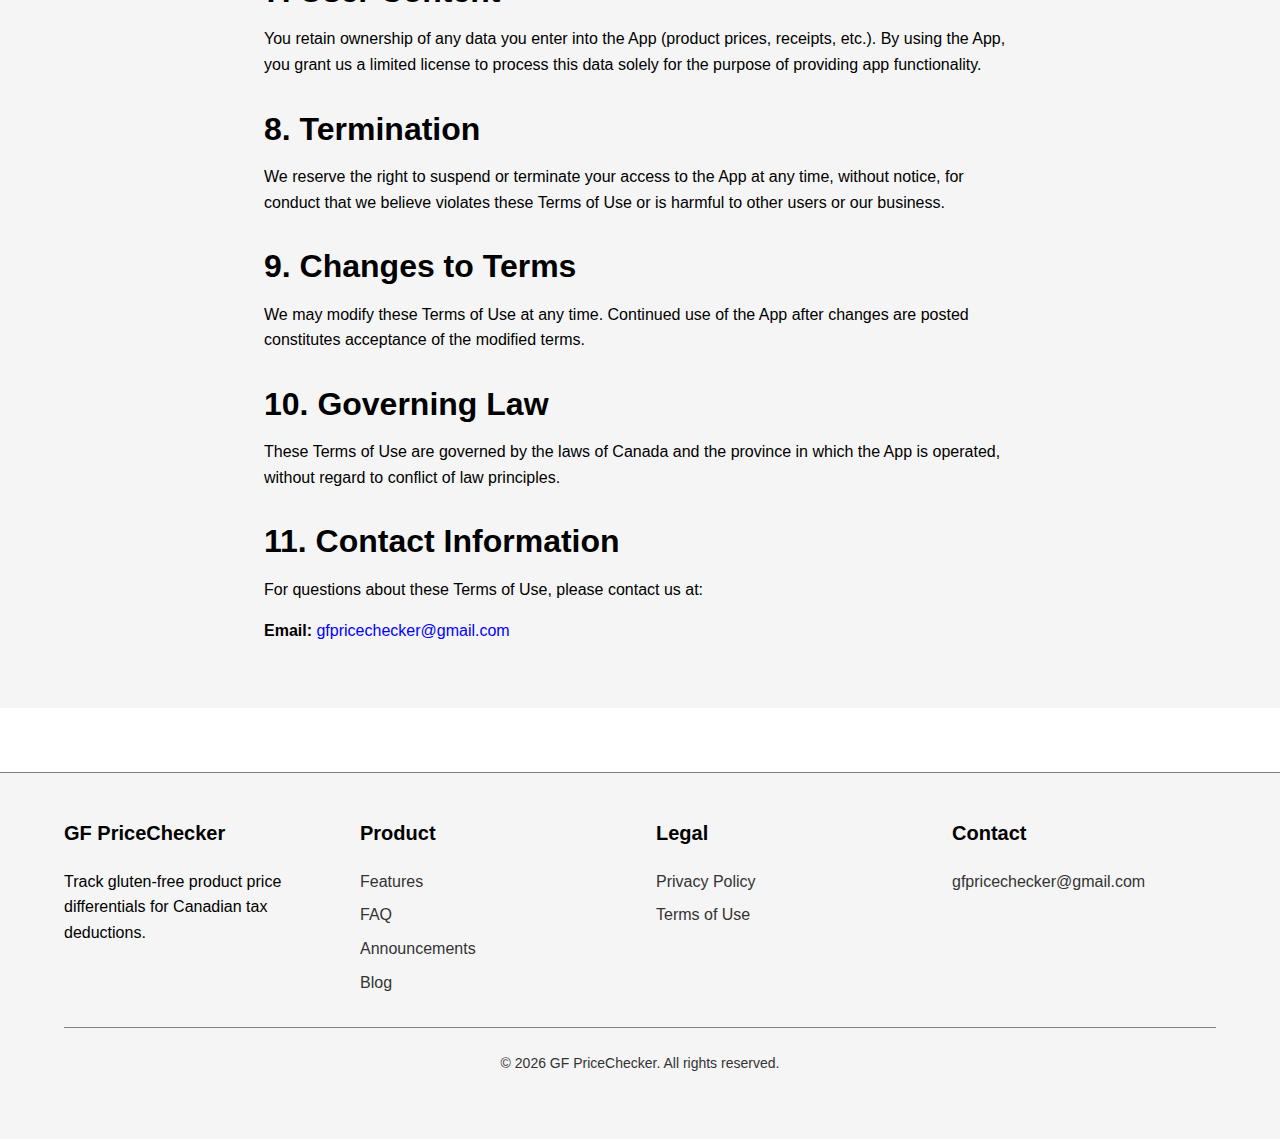
<file: terms.html>
<!DOCTYPE html>
<html lang="en">
<head>
  <meta charset="UTF-8">
  <meta name="viewport" content="width=device-width, initial-scale=1.0">

  <!-- Primary Meta Tags -->
  <title>Terms of Use - GF PriceChecker</title>
  <meta name="title" content="Terms of Use - GF PriceChecker">
  <meta name="description" content="Terms of use and conditions for using the GF PriceChecker mobile application.">

  <!-- Canonical URL -->
  <link rel="canonical" href="https://gfpricechecker.com/terms.html">

  <!-- Open Graph / Facebook -->
  <meta property="og:type" content="website">
  <meta property="og:url" content="https://gfpricechecker.com/terms.html">
  <meta property="og:title" content="Terms of Use - GF PriceChecker">
  <meta property="og:description" content="Terms of use and conditions for using the GF PriceChecker mobile application.">
  <meta property="og:image" content="https://gfpricechecker.com/assets/images/og-image.png">

  <!-- Twitter -->
  <meta property="twitter:card" content="summary_large_image">
  <meta property="twitter:url" content="https://gfpricechecker.com/terms.html">
  <meta property="twitter:title" content="Terms of Use - GF PriceChecker">
  <meta property="twitter:description" content="Terms of use and conditions for using the GF PriceChecker mobile application.">
  <meta property="twitter:image" content="https://gfpricechecker.com/assets/images/og-image.png">

  <!-- Favicon -->
  <link rel="icon" type="image/png" href="/assets/images/favicon.png">

  <!-- Stylesheets -->
  <link rel="stylesheet" href="/assets/css/base.css">
  <link rel="stylesheet" href="/assets/css/components.css">

  <!-- Cloudflare Web Analytics -->
  <script defer src="https://static.cloudflareinsights.com/beacon.min.js" data-cf-beacon="{&quot;token&quot;: &quot;84f439e876194e66b093f87464973973&quot;}"></script>
</head>
<body>

  <!-- Skip Navigation Link for Accessibility -->
  <a href="#main-content" class="skip-link">Skip to main content</a>

  <!-- Navigation will be loaded by components.js -->
  <div id="navbar-placeholder"></div>

  <!-- Main Content -->
  <main id="main-content">

    <!-- Hero Section -->
    <section class="section">
      <div class="container">
        <h1>Terms of Use</h1>
        <p class="mb-md"><strong>Last Updated:</strong> January 25, 2026</p>
      </div>
    </section>

    <!-- Terms Content -->
    <section class="section" style="background-color: var(--light-gray);">
      <div class="container" style="max-width: 800px;">

        <h2>1. Acceptance of Terms</h2>
        <p>
          By accessing and using GF PriceChecker (the "App"), you accept and agree to be bound by these Terms of Use. If you do not agree to these terms, please do not use the App.
        </p>

        <h2 class="mt-xl">2. Description of Service</h2>
        <p>
          GF PriceChecker is a mobile application designed to help users track the price differential between gluten-free and regular products for the purpose of documenting medical expenses for Canadian tax deductions.
        </p>
        <p>
          <strong>Important:</strong> This app is a tool for record-keeping and calculation assistance. It does not provide tax, legal, or medical advice. You are responsible for ensuring your tax filings comply with Canada Revenue Agency (CRA) regulations.
        </p>

        <h2 class="mt-xl">3. User Responsibilities</h2>
        <p>You agree to:</p>
        <ul>
          <li>Provide accurate information when using the App</li>
          <li>Maintain the confidentiality of your account (if applicable)</li>
          <li>Use the App in compliance with all applicable laws</li>
          <li>Not misuse or attempt to circumvent any security features</li>
          <li>Verify all tax-related calculations with a qualified tax professional</li>
        </ul>

        <h2 class="mt-xl">4. Disclaimer of Warranties</h2>
        <p>
          The App is provided "as is" and "as available" without warranties of any kind, either express or implied. We do not guarantee that:
        </p>
        <ul>
          <li>The App will be error-free or uninterrupted</li>
          <li>Calculations performed by the App are suitable for CRA filing purposes</li>
          <li>The App will meet your specific requirements</li>
        </ul>

        <h2 class="mt-xl">5. Limitation of Liability</h2>
        <p>
          To the maximum extent permitted by law, GF PriceChecker and its creators shall not be liable for any indirect, incidental, special, consequential, or punitive damages resulting from your use of or inability to use the App.
        </p>
        <p>
          <strong>Tax Disclaimer:</strong> We are not responsible for any tax penalties, interest, or denied deductions resulting from using data generated by this App. Always consult with a qualified tax professional.
        </p>

        <h2 class="mt-xl">6. Intellectual Property</h2>
        <p>
          All content, features, and functionality of the App, including but not limited to text, graphics, logos, and software, are owned by GF PriceChecker and are protected by copyright, trademark, and other intellectual property laws.
        </p>

        <h2 class="mt-xl">7. User Content</h2>
        <p>
          You retain ownership of any data you enter into the App (product prices, receipts, etc.). By using the App, you grant us a limited license to process this data solely for the purpose of providing app functionality.
        </p>

        <h2 class="mt-xl">8. Termination</h2>
        <p>
          We reserve the right to suspend or terminate your access to the App at any time, without notice, for conduct that we believe violates these Terms of Use or is harmful to other users or our business.
        </p>

        <h2 class="mt-xl">9. Changes to Terms</h2>
        <p>
          We may modify these Terms of Use at any time. Continued use of the App after changes are posted constitutes acceptance of the modified terms.
        </p>

        <h2 class="mt-xl">10. Governing Law</h2>
        <p>
          These Terms of Use are governed by the laws of Canada and the province in which the App is operated, without regard to conflict of law principles.
        </p>

        <h2 class="mt-xl">11. Contact Information</h2>
        <p>
          For questions about these Terms of Use, please contact us at:
        </p>
        <p>
          <strong>Email:</strong> <a href="mailto:gfpricechecker@gmail.com">gfpricechecker@gmail.com</a>
        </p>

      </div>
    </section>

  </main>

  <!-- Footer will be loaded by components.js -->
  <div id="footer-placeholder"></div>

  <!-- Scripts -->
  <script src="/assets/js/components.js"></script>
  <script src="/assets/js/utils.js"></script>
  <script src="/assets/js/content-loader.js"></script>
  <script src="/assets/js/main.js"></script>

</body>
</html>
</file>
<file: assets/css/base.css>
/*
 * GF PriceChecker - Base Styles
 * Following DESIGN-SYSTEM.md guidelines
 * Anti-AI aesthetic: solid colors, generous whitespace, clean typography
 */

:root {
  /* ========================================
     COLORS - Solid only, no gradients
     ======================================== */

  /* Primary Brand Color */
  --primary-blue: #0000FF;

  /* Neutrals */
  --black: #000000;
  --white: #FFFFFF;
  --light-gray: #F5F5F5;
  --medium-gray: #808080;
  --dark-gray: #333333;

  /* Semantic Colors (use sparingly) */
  --success: #00C853;
  --warning: #FF6D00;
  --error: #D50000;

  /* ========================================
     SPACING SYSTEM - 8px base
     ======================================== */
  --space-xs: 4px;
  --space-sm: 8px;
  --space-md: 16px;
  --space-lg: 24px;
  --space-xl: 32px;
  --space-2xl: 48px;
  --space-3xl: 64px;

  /* ========================================
     TYPOGRAPHY
     ======================================== */
  --font-family: -apple-system, BlinkMacSystemFont, "Segoe UI", Roboto, "Helvetica Neue", Arial, sans-serif;

  /* Type Scale */
  --text-xs: 0.75rem;    /* 12px */
  --text-sm: 0.875rem;   /* 14px */
  --text-md: 1rem;       /* 16px - body */
  --text-lg: 1.25rem;    /* 20px */
  --text-xl: 1.5rem;     /* 24px */
  --text-2xl: 2rem;      /* 32px */
  --text-3xl: 2.5rem;    /* 40px - main heading */

  /* Font Weights (limit to 3) */
  --font-normal: 400;
  --font-semibold: 600;
  --font-bold: 700;

  /* Line Heights */
  --line-height-tight: 1.2;
  --line-height-normal: 1.6;
  --line-height-relaxed: 1.8;

  /* ========================================
     LAYOUT
     ======================================== */
  --max-width: 1200px;
  --border-radius: 8px;

  /* ========================================
     TRANSITIONS
     ======================================== */
  --transition-fast: 0.15s ease;
  --transition-base: 0.2s ease;

  /* ========================================
     BREAKPOINTS (for reference in JS)
     ======================================== */
  --breakpoint-mobile: 768px;
  --breakpoint-desktop: 1024px;
}

/* ========================================
   CSS RESET
   ======================================== */
*,
*::before,
*::after {
  box-sizing: border-box;
  margin: 0;
  padding: 0;
}

html {
  font-size: 16px;
  -webkit-font-smoothing: antialiased;
  -moz-osx-font-smoothing: grayscale;
  scroll-behavior: smooth;
}

body {
  font-family: var(--font-family);
  font-size: var(--text-md);
  font-weight: var(--font-normal);
  line-height: var(--line-height-normal);
  color: var(--black);
  background-color: var(--white);
  min-height: 100vh;
}

/* ========================================
   TYPOGRAPHY
   ======================================== */

/* Hierarchy with size and weight, not color */
h1, h2, h3, h4, h5, h6 {
  font-weight: var(--font-bold);
  line-height: var(--line-height-tight);
  margin-bottom: var(--space-md);
  color: var(--black);
}

h1 {
  font-size: var(--text-3xl);
}

h2 {
  font-size: var(--text-2xl);
}

h3 {
  font-size: var(--text-xl);
}

h4 {
  font-size: var(--text-lg);
}

h5, h6 {
  font-size: var(--text-md);
}

p {
  margin-bottom: var(--space-md);
}

/* Links */
a {
  color: var(--primary-blue);
  text-decoration: none;
  transition: opacity var(--transition-fast);
}

a:hover {
  opacity: 0.85; /* Opacity change, NOT gradient */
}

a:focus-visible {
  outline: 2px solid var(--primary-blue);
  outline-offset: 2px;
  border-radius: 2px;
}

/* Lists */
ul, ol {
  margin-bottom: var(--space-md);
  padding-left: var(--space-lg);
}

/* Images */
img {
  max-width: 100%;
  height: auto;
  display: block;
}

/* ========================================
   LAYOUT UTILITIES
   ======================================== */

.container {
  max-width: var(--max-width);
  margin: 0 auto;
  padding: 0 var(--space-md);
}

@media (min-width: 768px) {
  .container {
    padding: 0 var(--space-lg);
  }
}

.section {
  padding: var(--space-2xl) 0;
}

/* Grid - responsive */
.grid {
  display: grid;
  grid-template-columns: repeat(auto-fit, minmax(300px, 1fr));
  gap: var(--space-xl);
}

@media (max-width: 768px) {
  .grid {
    grid-template-columns: 1fr;
  }
}

/* ========================================
   ACCESSIBILITY
   ======================================== */

/* Screen reader only content */
.sr-only {
  position: absolute;
  width: 1px;
  height: 1px;
  padding: 0;
  margin: -1px;
  overflow: hidden;
  clip: rect(0, 0, 0, 0);
  white-space: nowrap;
  border-width: 0;
}

/* Skip navigation link */
.skip-link {
  position: absolute;
  top: -40px;
  left: 0;
  background: var(--primary-blue);
  color: var(--white);
  padding: var(--space-sm) var(--space-md);
  text-decoration: none;
  z-index: 100;
}

.skip-link:focus {
  top: 0;
}

/* Focus indicators - visible on all interactive elements */
:focus-visible {
  outline: 2px solid var(--primary-blue);
  outline-offset: 2px;
}

button:focus-visible,
a:focus-visible,
input:focus-visible,
textarea:focus-visible,
select:focus-visible {
  outline: 2px solid var(--primary-blue);
  outline-offset: 2px;
}

/* ========================================
   UTILITY CLASSES
   ======================================== */

/* Text alignment */
.text-center {
  text-align: center;
}

.text-right {
  text-align: right;
}

/* Spacing utilities */
.mt-0 { margin-top: 0; }
.mt-sm { margin-top: var(--space-sm); }
.mt-md { margin-top: var(--space-md); }
.mt-lg { margin-top: var(--space-lg); }
.mt-xl { margin-top: var(--space-xl); }

.mb-0 { margin-bottom: 0; }
.mb-sm { margin-bottom: var(--space-sm); }
.mb-md { margin-bottom: var(--space-md); }
.mb-lg { margin-bottom: var(--space-lg); }
.mb-xl { margin-bottom: var(--space-xl); }

/* ========================================
   COMPONENT PLACEHOLDERS
   ======================================== */

/* Component loading states - prevent layout shift */
#navbar-placeholder,
#footer-placeholder {
  min-height: 64px;
}

/* ========================================
   DESIGN SYSTEM ENFORCEMENT
   ======================================== */

/* NO gradients - this is intentionally empty to document the rule */
/* NO floating shapes - avoid absolutely positioned decorative elements */
/* NO neon colors - stick to defined color palette */
/* NO heavy shadows - use subtle shadows only (see components.css) */
/* Limit to 2-3 colors per screen */
/* Use generous whitespace - don't fill every pixel */
</file>
<file: assets/css/components.css>
/*
 * GF PriceChecker - Component Library
 * Following DESIGN-SYSTEM.md guidelines
 * Clean, functional components with accessibility support
 */

/* ========================================
   BUTTONS
   ======================================== */

.button {
  display: inline-flex;
  align-items: center;
  justify-content: center;
  gap: var(--space-sm);
  padding: var(--space-md) var(--space-xl);
  font-family: var(--font-family);
  font-size: var(--text-md);
  font-weight: var(--font-semibold);
  line-height: 1;
  text-align: center;
  border: none;
  border-radius: var(--border-radius);
  cursor: pointer;
  transition: all var(--transition-base);
  text-decoration: none;
}

.button:disabled {
  opacity: 0.5;
  cursor: not-allowed;
}

/* Primary Button - Solid blue, no gradient */
.button-primary {
  background-color: var(--primary-blue);
  color: var(--white);
}

.button-primary:hover:not(:disabled) {
  background-color: rgba(0, 0, 255, 0.85); /* Opacity change, NOT gradient */
}

.button-primary:focus-visible {
  outline: 2px solid var(--primary-blue);
  outline-offset: 2px;
}

/* Secondary Button - Outlined style */
.button-secondary {
  background-color: var(--white);
  color: var(--primary-blue);
  border: 2px solid var(--primary-blue);
}

.button-secondary:hover:not(:disabled) {
  background-color: var(--light-gray);
}

.button-secondary:focus-visible {
  outline: 2px solid var(--primary-blue);
  outline-offset: 2px;
}

/* ========================================
   NAVIGATION BAR
   ======================================== */

.navbar {
  position: sticky;
  top: 0;
  z-index: 100;
  background-color: var(--white);
  border-bottom: 1px solid var(--light-gray);
  box-shadow: 0 2px 4px rgba(0, 0, 0, 0.05); /* Subtle shadow only */
}

.navbar-container {
  display: flex;
  align-items: center;
  justify-content: space-between;
  padding-top: var(--space-md);
  padding-bottom: var(--space-md);
}

.navbar-brand {
  display: flex;
  align-items: center;
  gap: var(--space-sm);
  font-size: var(--text-lg);
  font-weight: var(--font-bold);
  color: var(--black);
  text-decoration: none;
}

.navbar-brand:hover {
  opacity: 0.85;
}

.navbar-logo {
  height: 32px;
  width: auto;
}

/* Mobile menu toggle */
.navbar-toggle {
  display: flex;
  align-items: center;
  justify-content: center;
  width: 40px;
  height: 40px;
  padding: 0;
  background: transparent;
  border: none;
  cursor: pointer;
  transition: background-color var(--transition-fast);
  border-radius: var(--border-radius);
}

.navbar-toggle:hover {
  background-color: var(--light-gray);
}

.navbar-toggle:focus-visible {
  outline: 2px solid var(--primary-blue);
  outline-offset: 2px;
}

/* Hamburger icon */
.navbar-toggle-icon {
  display: block;
  width: 24px;
  height: 2px;
  background-color: var(--black);
  position: relative;
  transition: background-color var(--transition-fast);
}

.navbar-toggle-icon::before,
.navbar-toggle-icon::after {
  content: '';
  position: absolute;
  width: 24px;
  height: 2px;
  background-color: var(--black);
  transition: transform var(--transition-fast);
}

.navbar-toggle-icon::before {
  top: -8px;
}

.navbar-toggle-icon::after {
  bottom: -8px;
}

/* Animated X when open */
.navbar-toggle[aria-expanded="true"] .navbar-toggle-icon {
  background-color: transparent;
}

.navbar-toggle[aria-expanded="true"] .navbar-toggle-icon::before {
  transform: translateY(8px) rotate(45deg);
}

.navbar-toggle[aria-expanded="true"] .navbar-toggle-icon::after {
  transform: translateY(-8px) rotate(-45deg);
}

/* Navigation menu */
.navbar-menu {
  display: none;
  flex-direction: column;
  gap: var(--space-xs);
  padding: var(--space-md) 0;
}

.navbar-menu.is-active {
  display: flex;
}

.navbar-nav {
  display: flex;
  flex-direction: column;
  gap: var(--space-xs);
  list-style: none;
  padding: 0;
  margin: 0;
}

.navbar-link {
  display: block;
  padding: var(--space-sm) var(--space-md);
  color: var(--black);
  font-weight: var(--font-semibold);
  border-radius: var(--border-radius);
  transition: background-color var(--transition-fast);
}

.navbar-link:hover {
  background-color: var(--light-gray);
}

.navbar-link.is-active {
  color: var(--primary-blue);
  background-color: var(--light-gray);
}

/* Desktop navigation */
@media (min-width: 768px) {
  .navbar-toggle {
    display: none;
  }

  .navbar-menu {
    display: flex;
    flex-direction: row;
    align-items: center;
    padding: 0;
  }

  .navbar-nav {
    flex-direction: row;
    gap: var(--space-md);
  }

  .navbar-link {
    padding: var(--space-sm) var(--space-md);
  }
}

/* ========================================
   FOOTER
   ======================================== */

.footer {
  background-color: var(--light-gray);
  border-top: 1px solid var(--medium-gray);
  margin-top: var(--space-3xl);
}

.footer-container {
  padding-top: var(--space-2xl);
  padding-bottom: var(--space-2xl);
}

.footer-content {
  display: grid;
  gap: var(--space-xl);
  margin-bottom: var(--space-xl);
}

.footer-section {
  display: flex;
  flex-direction: column;
  gap: var(--space-md);
}

.footer-title {
  font-size: var(--text-lg);
  font-weight: var(--font-semibold);
  color: var(--black);
  margin-bottom: var(--space-sm);
}

.footer-links {
  display: flex;
  flex-direction: column;
  gap: var(--space-sm);
  list-style: none;
  padding: 0;
  margin: 0;
}

.footer-link {
  color: var(--dark-gray);
  transition: color var(--transition-fast);
}

.footer-link:hover {
  color: var(--primary-blue);
}

.footer-bottom {
  padding-top: var(--space-lg);
  border-top: 1px solid var(--medium-gray);
  text-align: center;
  color: var(--dark-gray);
  font-size: var(--text-sm);
}

@media (min-width: 768px) {
  .footer-content {
    grid-template-columns: repeat(2, 1fr);
  }
}

@media (min-width: 1024px) {
  .footer-content {
    grid-template-columns: repeat(4, 1fr);
  }
}

/* ========================================
   STATUS BANNER
   ======================================== */

.status-banner {
  padding: var(--space-md) var(--space-lg);
  border-radius: var(--border-radius);
  margin-bottom: var(--space-lg);
  font-weight: var(--font-semibold);
  text-align: center;
}

.status-banner-coming-soon {
  background-color: var(--light-gray);
  color: var(--black);
  border: 2px solid var(--medium-gray);
}

.status-banner-testflight {
  background-color: var(--primary-blue);
  color: var(--white);
}

.status-banner-available {
  background-color: var(--success);
  color: var(--white);
}

.status-banner-maintenance {
  background-color: var(--warning);
  color: var(--black);
}

/* ========================================
   CARDS
   ======================================== */

.card {
  background-color: var(--white);
  border: 1px solid var(--light-gray);
  border-radius: var(--border-radius);
  padding: var(--space-xl);
  box-shadow: 0 2px 4px rgba(0, 0, 0, 0.05); /* Subtle shadow only */
  transition: box-shadow var(--transition-base);
}

.card:hover {
  box-shadow: 0 4px 8px rgba(0, 0, 0, 0.08);
}

.card-image {
  width: 100%;
  height: auto;
  border-radius: var(--border-radius);
  margin-bottom: var(--space-md);
}

.card-title {
  font-size: var(--text-xl);
  font-weight: var(--font-semibold);
  margin-bottom: var(--space-sm);
  color: var(--black);
}

.card-text {
  color: var(--dark-gray);
  line-height: var(--line-height-relaxed);
  margin-bottom: var(--space-md);
}

.card-footer {
  padding-top: var(--space-md);
  border-top: 1px solid var(--light-gray);
  margin-top: var(--space-md);
}

/* ========================================
   ACCORDION
   ======================================== */

.accordion {
  border: 1px solid var(--light-gray);
  border-radius: var(--border-radius);
  overflow: hidden;
}

.accordion-item {
  border-bottom: 1px solid var(--light-gray);
}

.accordion-item:last-child {
  border-bottom: none;
}

.accordion-header {
  margin: 0;
}

.accordion-button {
  display: flex;
  align-items: center;
  justify-content: space-between;
  width: 100%;
  padding: var(--space-md) var(--space-lg);
  font-size: var(--text-md);
  font-weight: var(--font-semibold);
  text-align: left;
  color: var(--black);
  background-color: var(--white);
  border: none;
  cursor: pointer;
  transition: background-color var(--transition-fast);
}

.accordion-button:hover {
  background-color: var(--light-gray);
}

.accordion-button:focus-visible {
  outline: 2px solid var(--primary-blue);
  outline-offset: -2px;
  z-index: 1;
}

.accordion-icon {
  flex-shrink: 0;
  width: 20px;
  height: 20px;
  transition: transform var(--transition-fast);
}

.accordion-button[aria-expanded="true"] .accordion-icon {
  transform: rotate(180deg);
}

.accordion-content {
  display: none;
  padding: var(--space-md) var(--space-lg);
  color: var(--dark-gray);
  line-height: var(--line-height-relaxed);
}

.accordion-content.is-active {
  display: block;
}

/* ========================================
   EMPTY STATE
   ======================================== */

.empty-state {
  display: flex;
  flex-direction: column;
  align-items: center;
  justify-content: center;
  padding: var(--space-3xl) var(--space-lg);
  text-align: center;
}

.empty-state-icon {
  width: 64px;
  height: 64px;
  margin-bottom: var(--space-lg);
  color: var(--medium-gray);
}

.empty-state-title {
  font-size: var(--text-2xl);
  font-weight: var(--font-semibold);
  color: var(--black);
  margin-bottom: var(--space-sm);
}

.empty-state-description {
  max-width: 400px;
  color: var(--dark-gray);
  line-height: var(--line-height-relaxed);
  margin-bottom: var(--space-lg);
}

.empty-state-action {
  margin-top: var(--space-md);
}

/* ========================================
   BADGE
   ======================================== */

.badge {
  display: inline-flex;
  align-items: center;
  justify-content: center;
  padding: var(--space-xs) var(--space-sm);
  font-size: var(--text-xs);
  font-weight: var(--font-semibold);
  line-height: 1;
  text-align: center;
  white-space: nowrap;
  border-radius: 999px;
  background-color: var(--light-gray);
  color: var(--black);
}

.badge-primary {
  background-color: var(--primary-blue);
  color: var(--white);
}

.badge-success {
  background-color: var(--success);
  color: var(--white);
}

.badge-warning {
  background-color: var(--warning);
  color: var(--white);
}

.badge-error {
  background-color: var(--error);
  color: var(--white);
}

/* ========================================
   CAROUSEL
   ======================================== */

.carousel {
  position: relative;
  width: 100%;
  overflow: hidden;
  background-color: var(--white);
  border-radius: var(--border-radius);
}

.carousel-viewport {
  overflow-x: auto;
  overflow-y: hidden;
  scroll-behavior: smooth;
  scrollbar-width: none; /* Firefox */
  -ms-overflow-style: none; /* IE/Edge */
  cursor: grab;
  user-select: none;
}

.carousel-viewport::-webkit-scrollbar {
  display: none; /* Chrome, Safari, Opera */
}

.carousel-viewport:active {
  cursor: grabbing;
}

.carousel-track {
  display: flex;
  gap: var(--space-lg);
  padding: var(--space-xl);
}

.carousel-slide {
  flex: 0 0 auto;
  width: 280px;
  height: 560px;
  border-radius: var(--border-radius);
  overflow: hidden;
  background-color: var(--light-gray);
  box-shadow: 0 4px 8px rgba(0, 0, 0, 0.1);
  transition: transform var(--transition-base), box-shadow var(--transition-base);
  position: relative;
}

.carousel-slide:hover {
  transform: translateY(-4px);
  box-shadow: 0 8px 16px rgba(0, 0, 0, 0.15);
}

.carousel-slide img {
  width: 100%;
  height: 100%;
  object-fit: cover;
  display: block;
}

/* Stacked visual effect - progressive z-index and opacity */
.carousel-slide:nth-child(n+2) {
  opacity: 0.95;
}

.carousel-slide:nth-child(n+3) {
  opacity: 0.9;
}

.carousel-slide:nth-child(n+4) {
  opacity: 0.85;
}

/* Carousel controls */
.carousel-controls {
  display: flex;
  justify-content: center;
  align-items: center;
  gap: var(--space-md);
  padding: var(--space-lg);
}

.carousel-button {
  display: flex;
  align-items: center;
  justify-content: center;
  width: 40px;
  height: 40px;
  padding: 0;
  background-color: var(--white);
  border: 2px solid var(--primary-blue);
  border-radius: 50%;
  cursor: pointer;
  transition: all var(--transition-fast);
  color: var(--primary-blue);
}

.carousel-button:hover:not(:disabled) {
  background-color: var(--primary-blue);
  color: var(--white);
}

.carousel-button:disabled {
  opacity: 0.3;
  cursor: not-allowed;
  border-color: var(--medium-gray);
  color: var(--medium-gray);
}

.carousel-button:focus-visible {
  outline: 2px solid var(--primary-blue);
  outline-offset: 2px;
}

.carousel-button svg {
  width: 20px;
  height: 20px;
}

/* Progress indicator */
.carousel-progress {
  display: flex;
  justify-content: center;
  gap: var(--space-sm);
  padding: 0 var(--space-lg) var(--space-lg);
}

.carousel-progress-dot {
  width: 8px;
  height: 8px;
  border-radius: 50%;
  background-color: var(--medium-gray);
  transition: background-color var(--transition-fast), transform var(--transition-fast);
  cursor: pointer;
}

.carousel-progress-dot.is-active {
  background-color: var(--primary-blue);
  transform: scale(1.25);
}

.carousel-progress-dot:hover {
  background-color: var(--primary-blue);
}

.carousel-progress-dot:focus-visible {
  outline: 2px solid var(--primary-blue);
  outline-offset: 2px;
}

/* Tablet and up */
@media (min-width: 768px) {
  .carousel-slide {
    width: 320px;
    height: 640px;
  }
}

/* Desktop */
@media (min-width: 1024px) {
  .carousel-slide {
    width: 360px;
    height: 720px;
  }
}

/* ========================================
   VIDEO PLAYER
   ======================================== */

.video-container {
  position: relative;
  width: 100%;
  max-width: 800px;
  margin: 0 auto;
  border-radius: var(--border-radius);
  overflow: hidden;
  background-color: var(--black);
  box-shadow: 0 4px 8px rgba(0, 0, 0, 0.1);
}

.video-player {
  width: 100%;
  height: auto;
  display: block;
}

.video-grid {
  display: grid;
  gap: var(--space-xl);
  margin-bottom: var(--space-xl);
}

@media (min-width: 768px) {
  .video-grid {
    grid-template-columns: repeat(2, 1fr);
  }
}

.video-item {
  display: flex;
  flex-direction: column;
  gap: var(--space-md);
}

.video-title {
  font-size: var(--text-lg);
  font-weight: var(--font-semibold);
  color: var(--black);
  margin: 0;
}

.video-description {
  font-size: var(--text-sm);
  color: var(--dark-gray);
  line-height: var(--line-height-relaxed);
  margin: 0;
}
</file>
